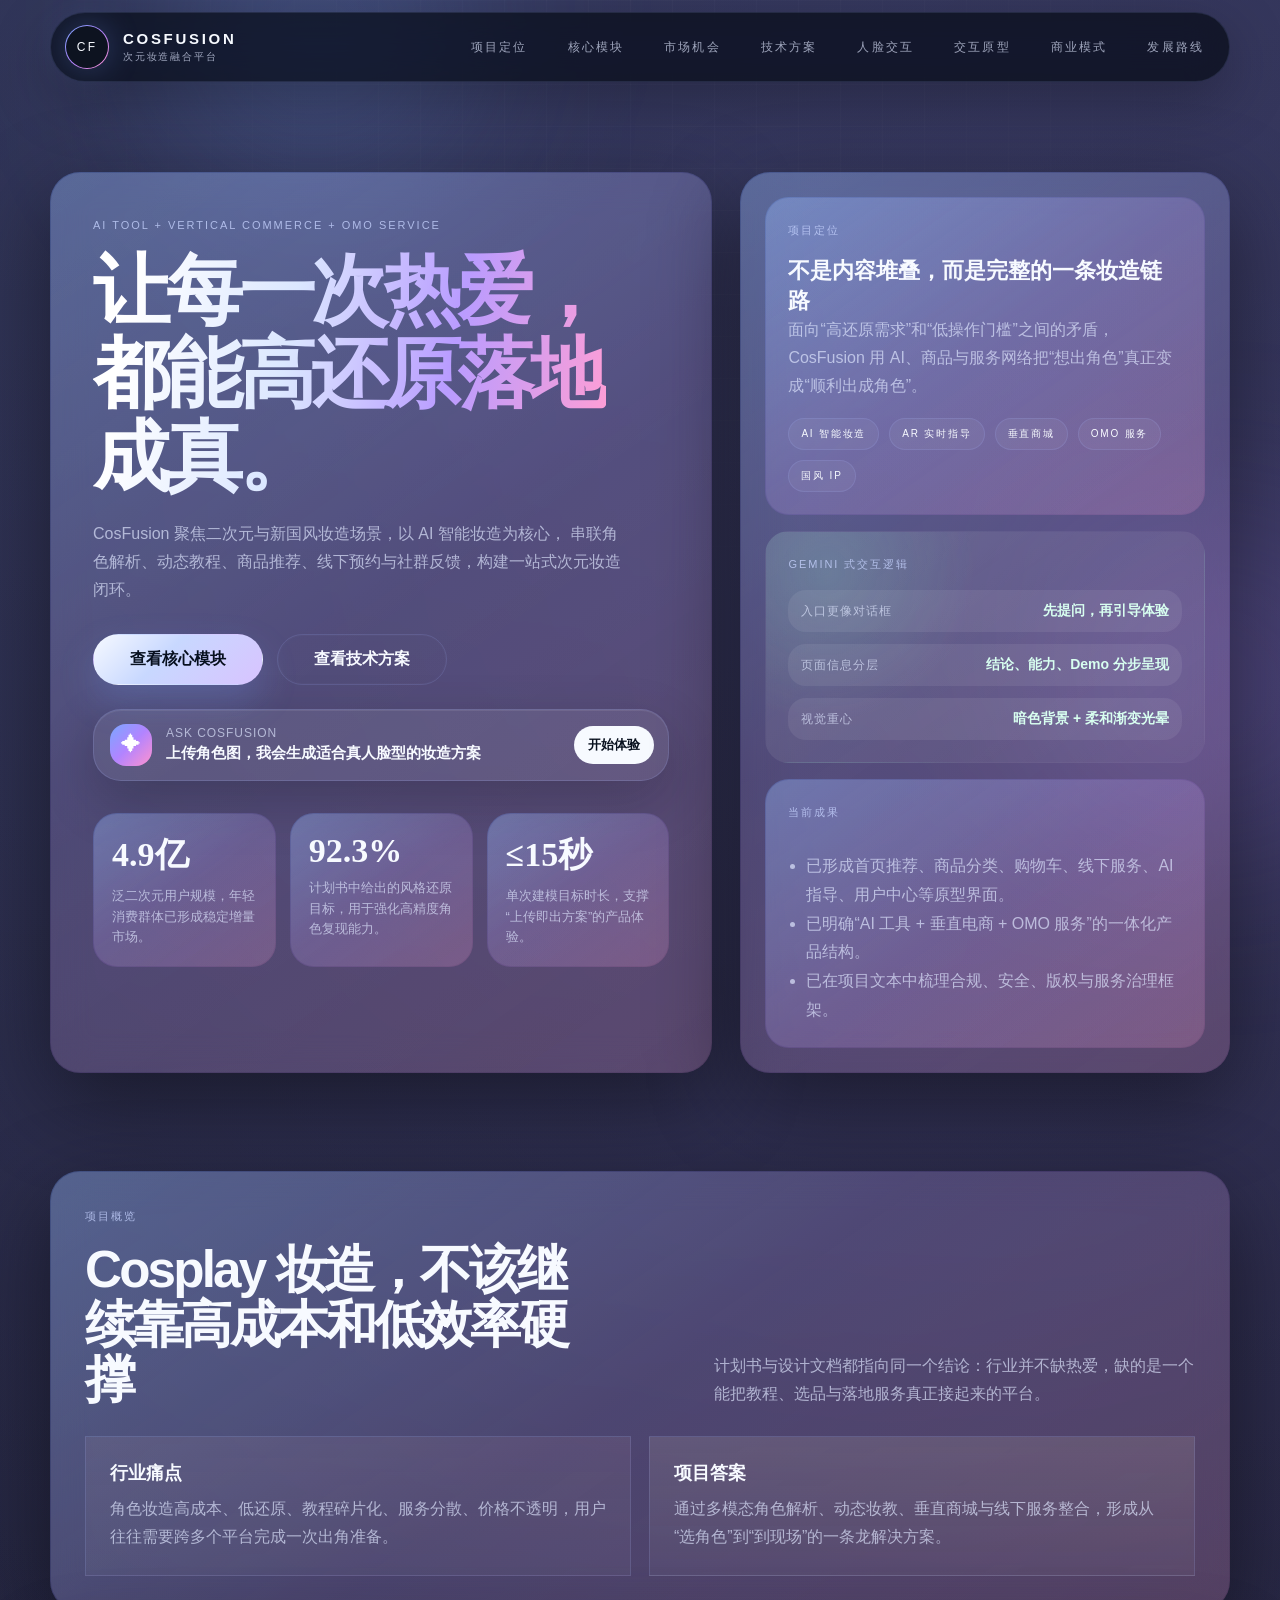
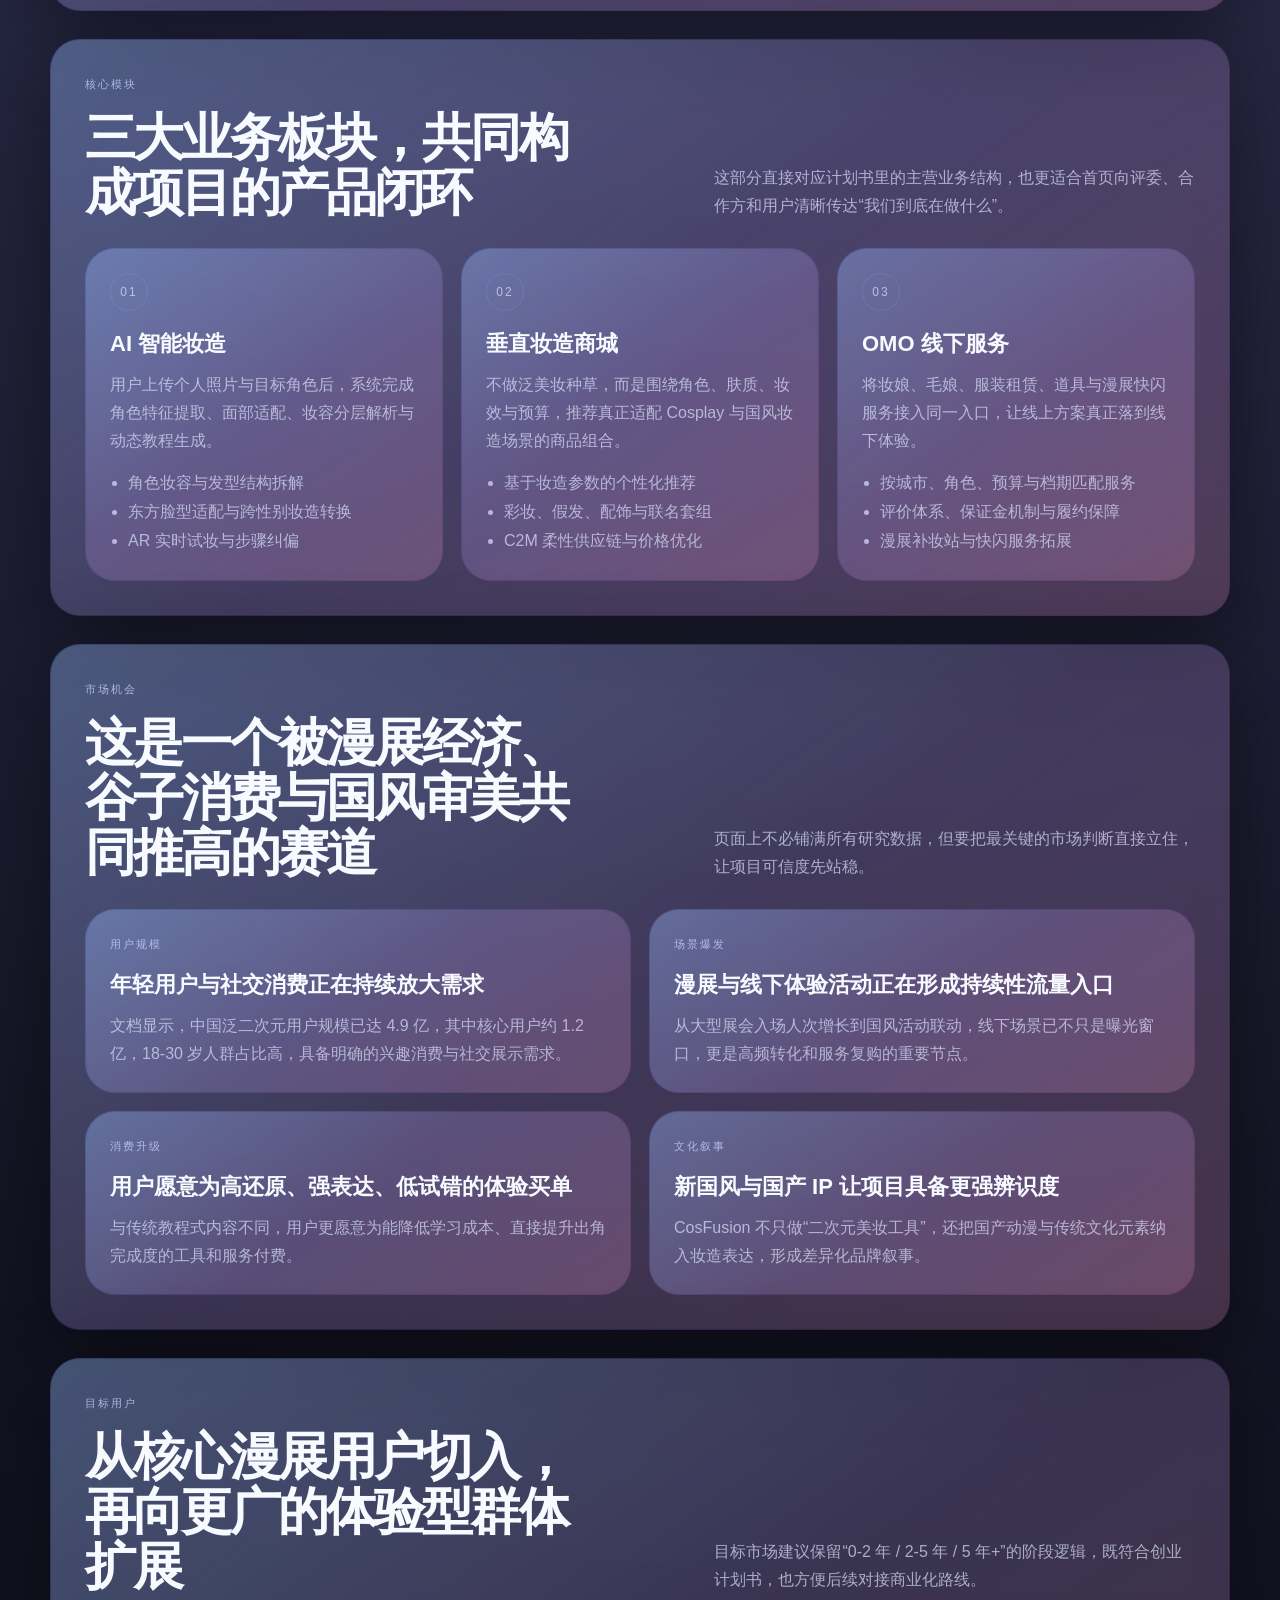
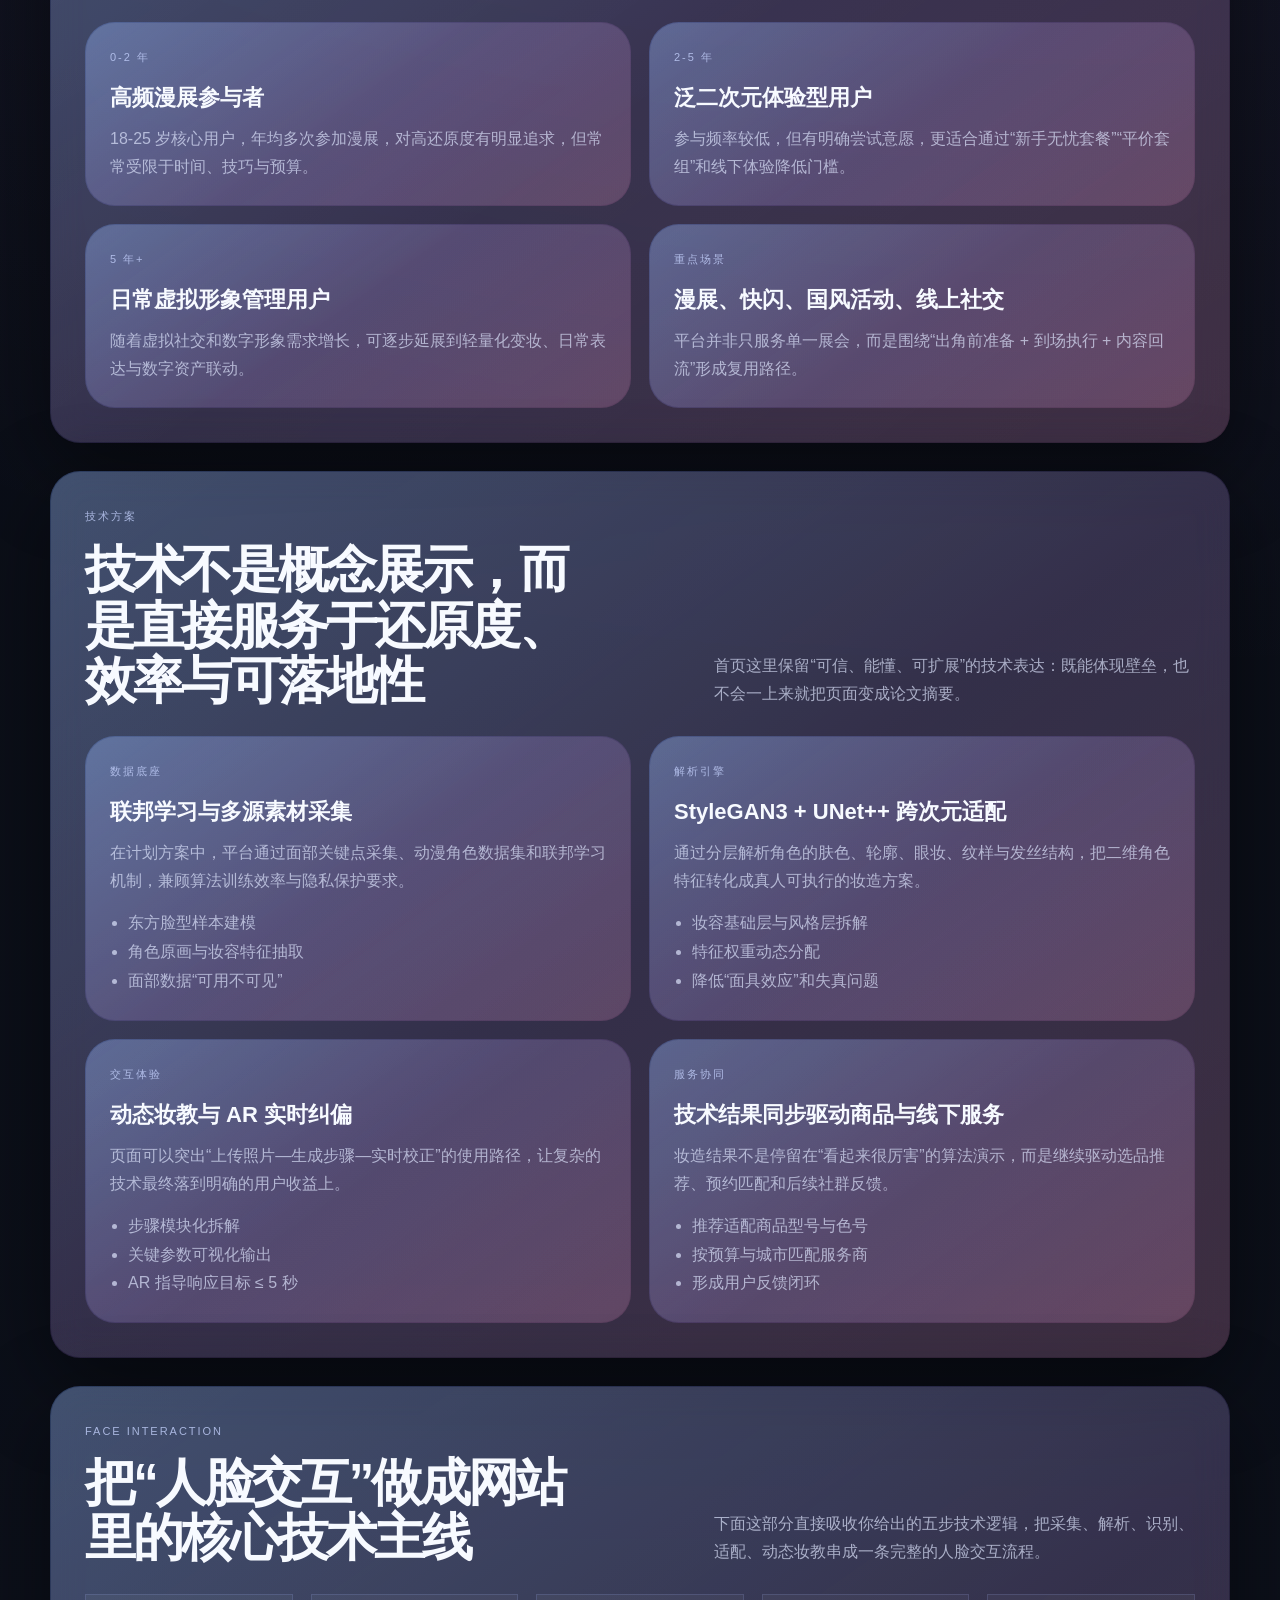
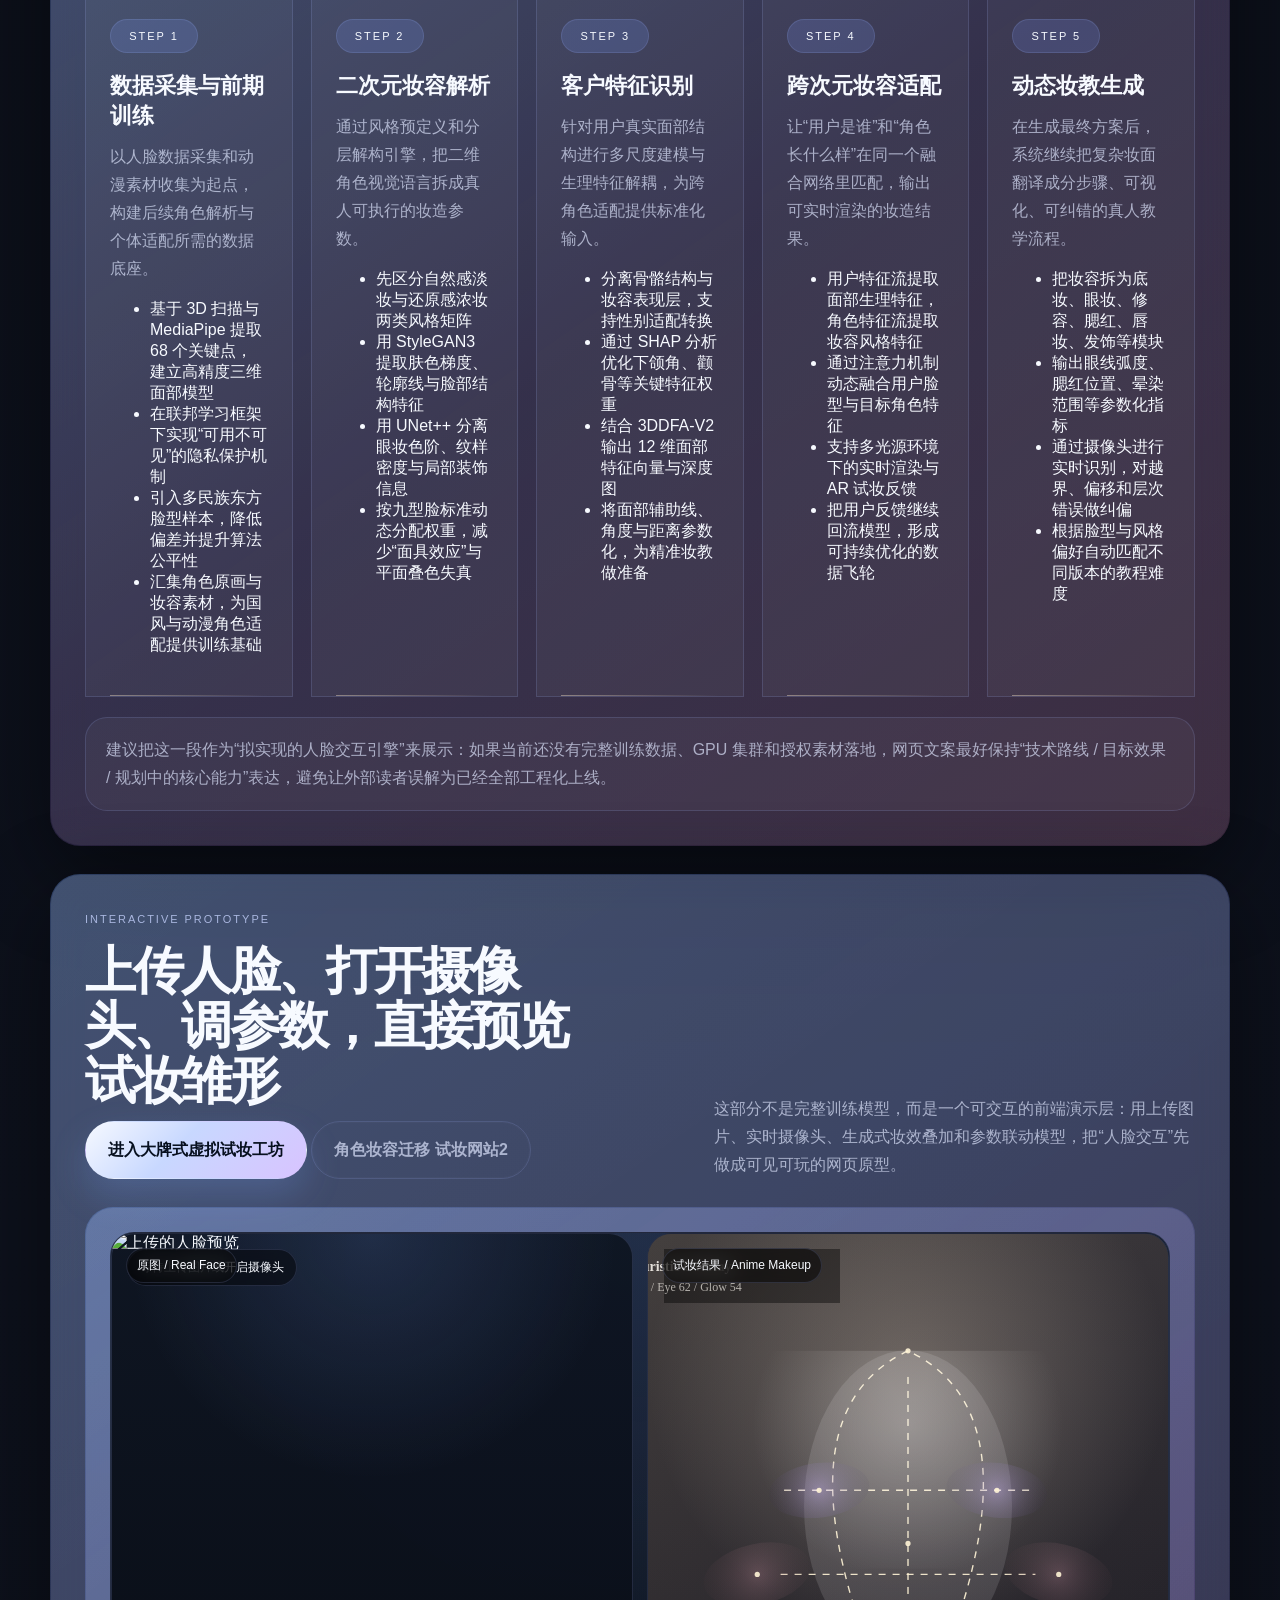
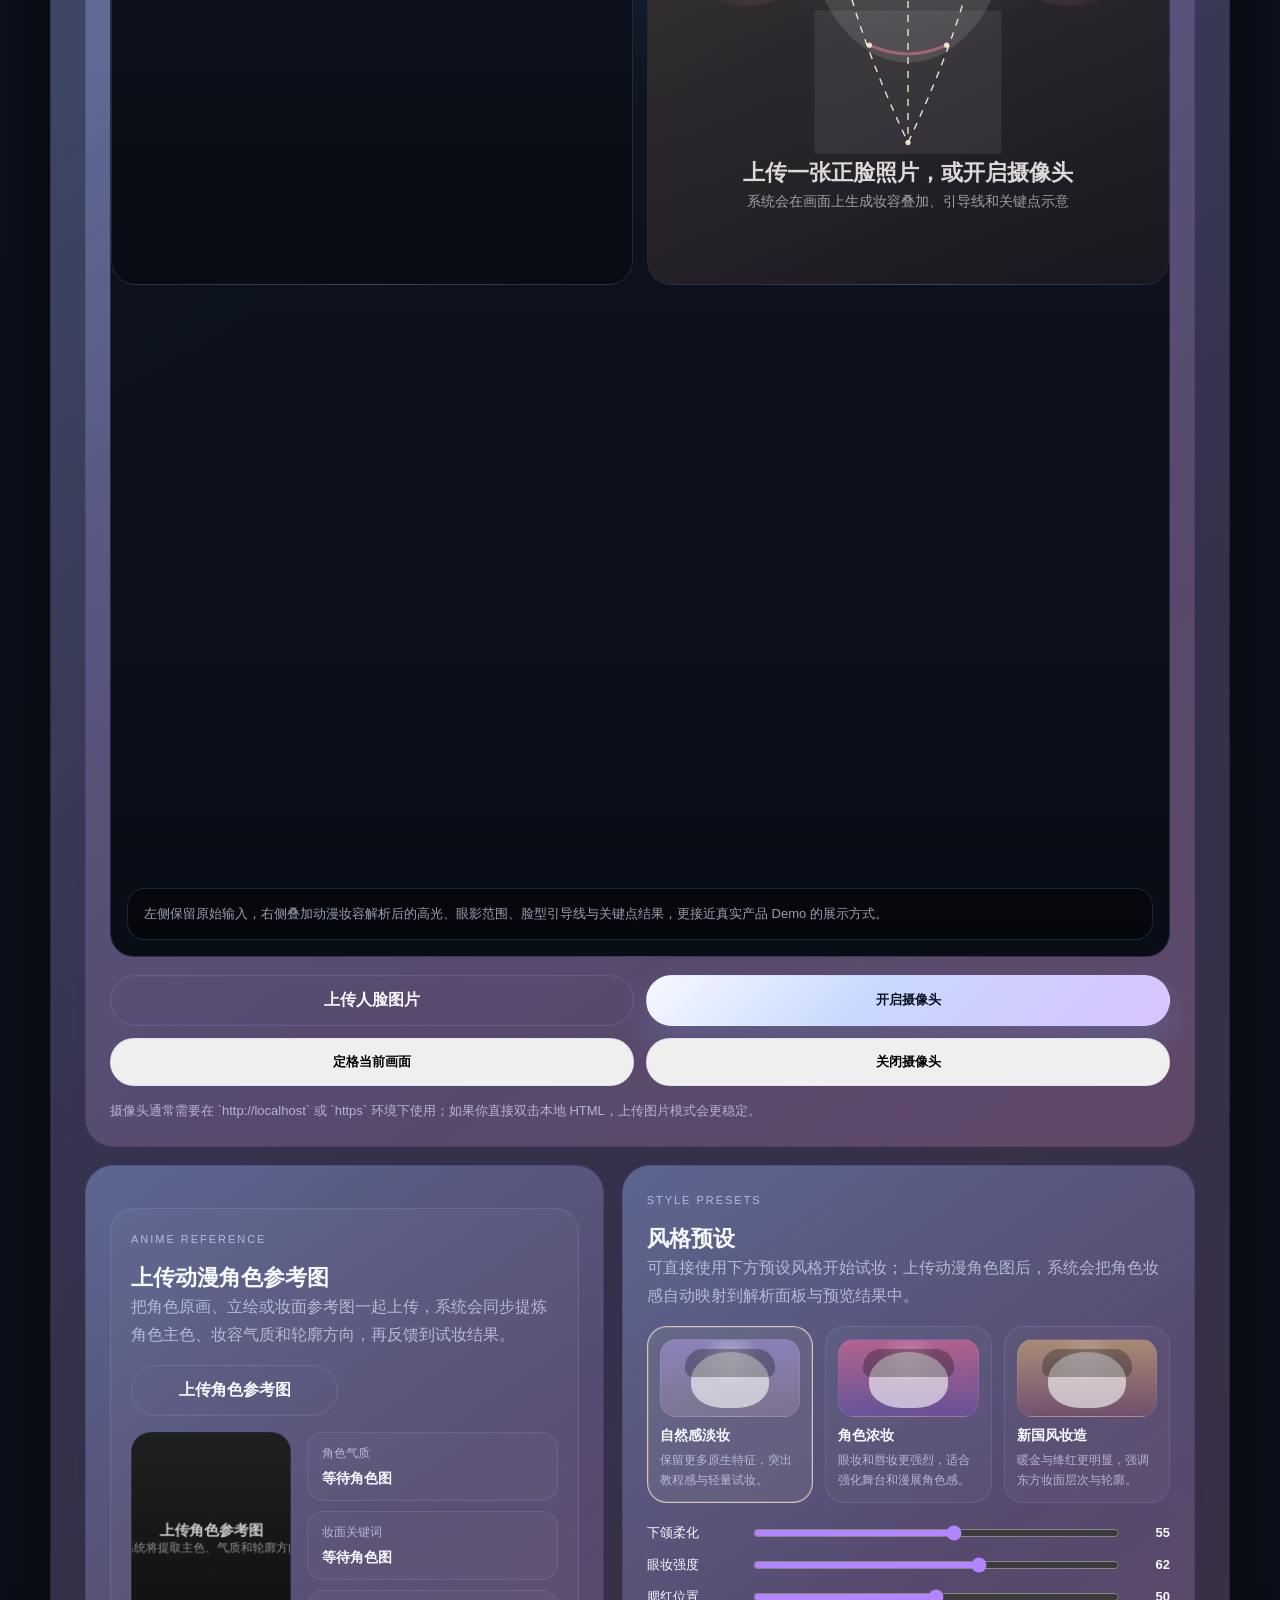
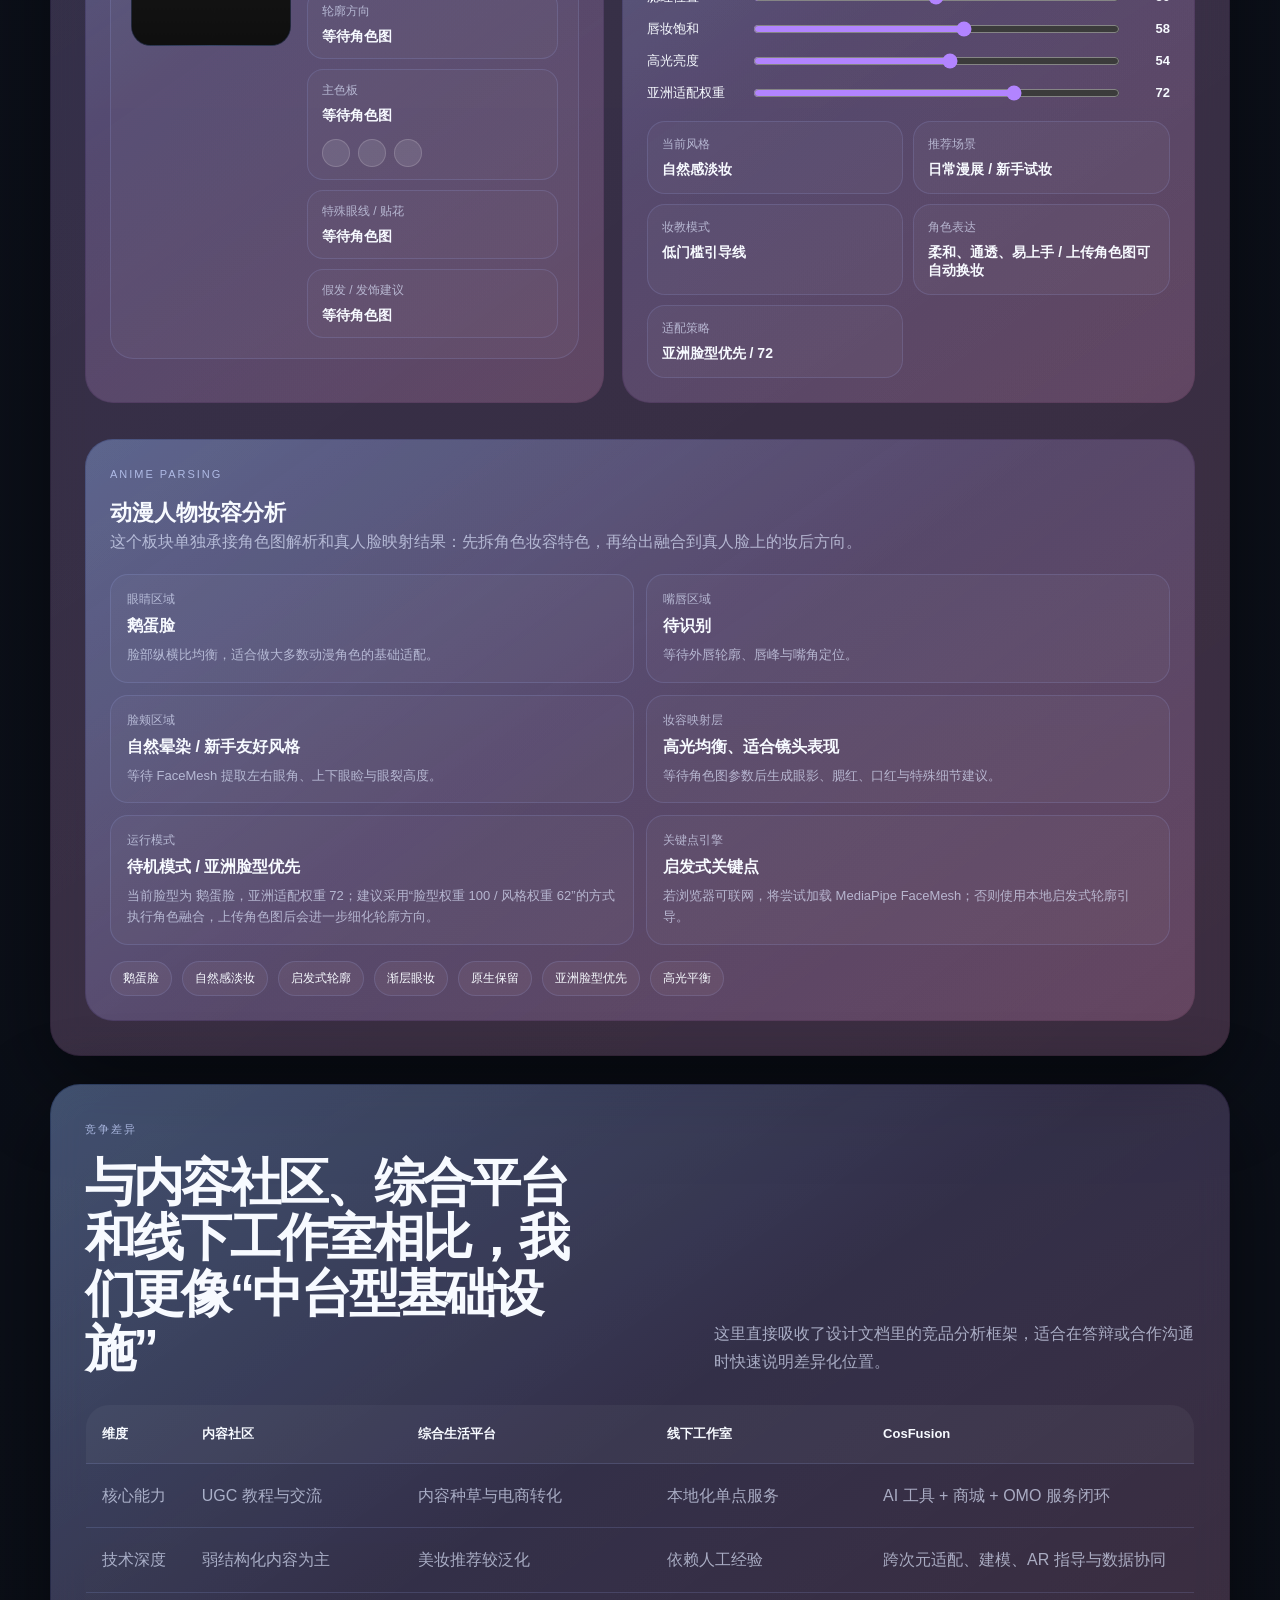
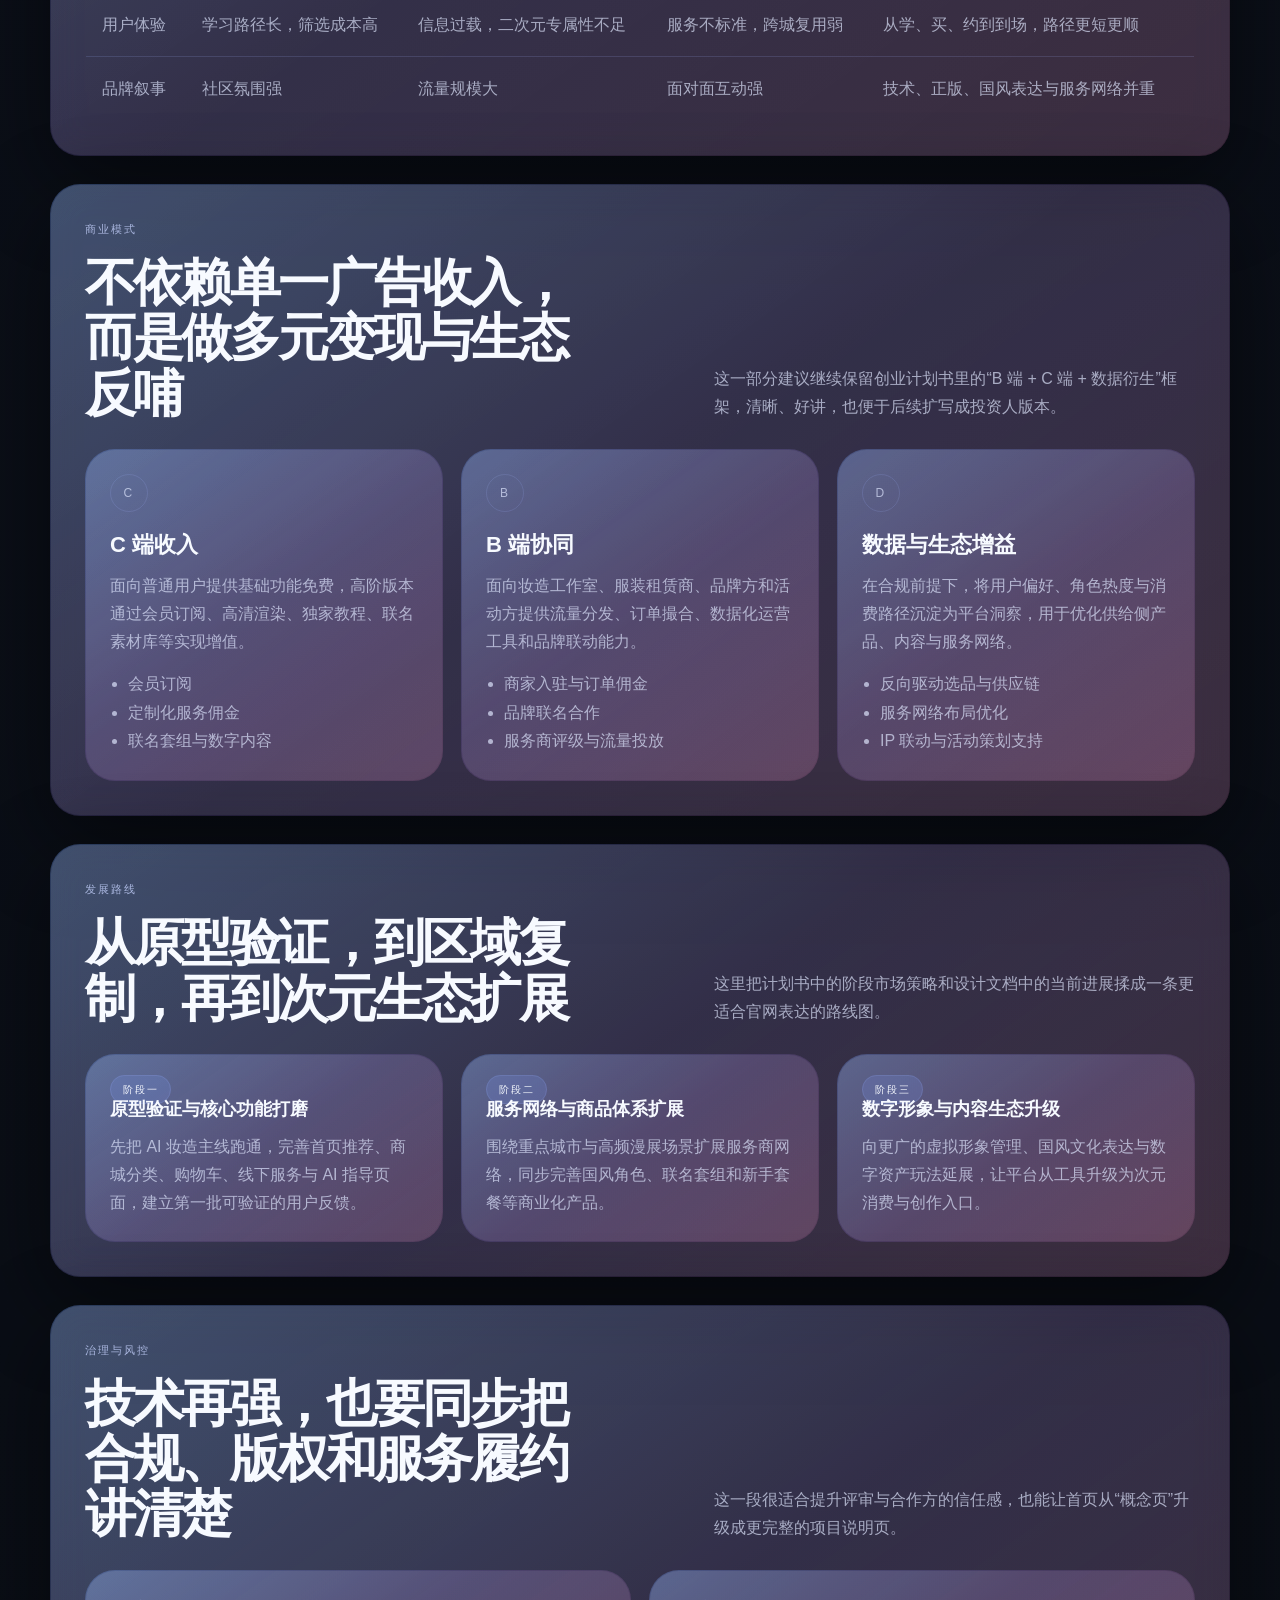
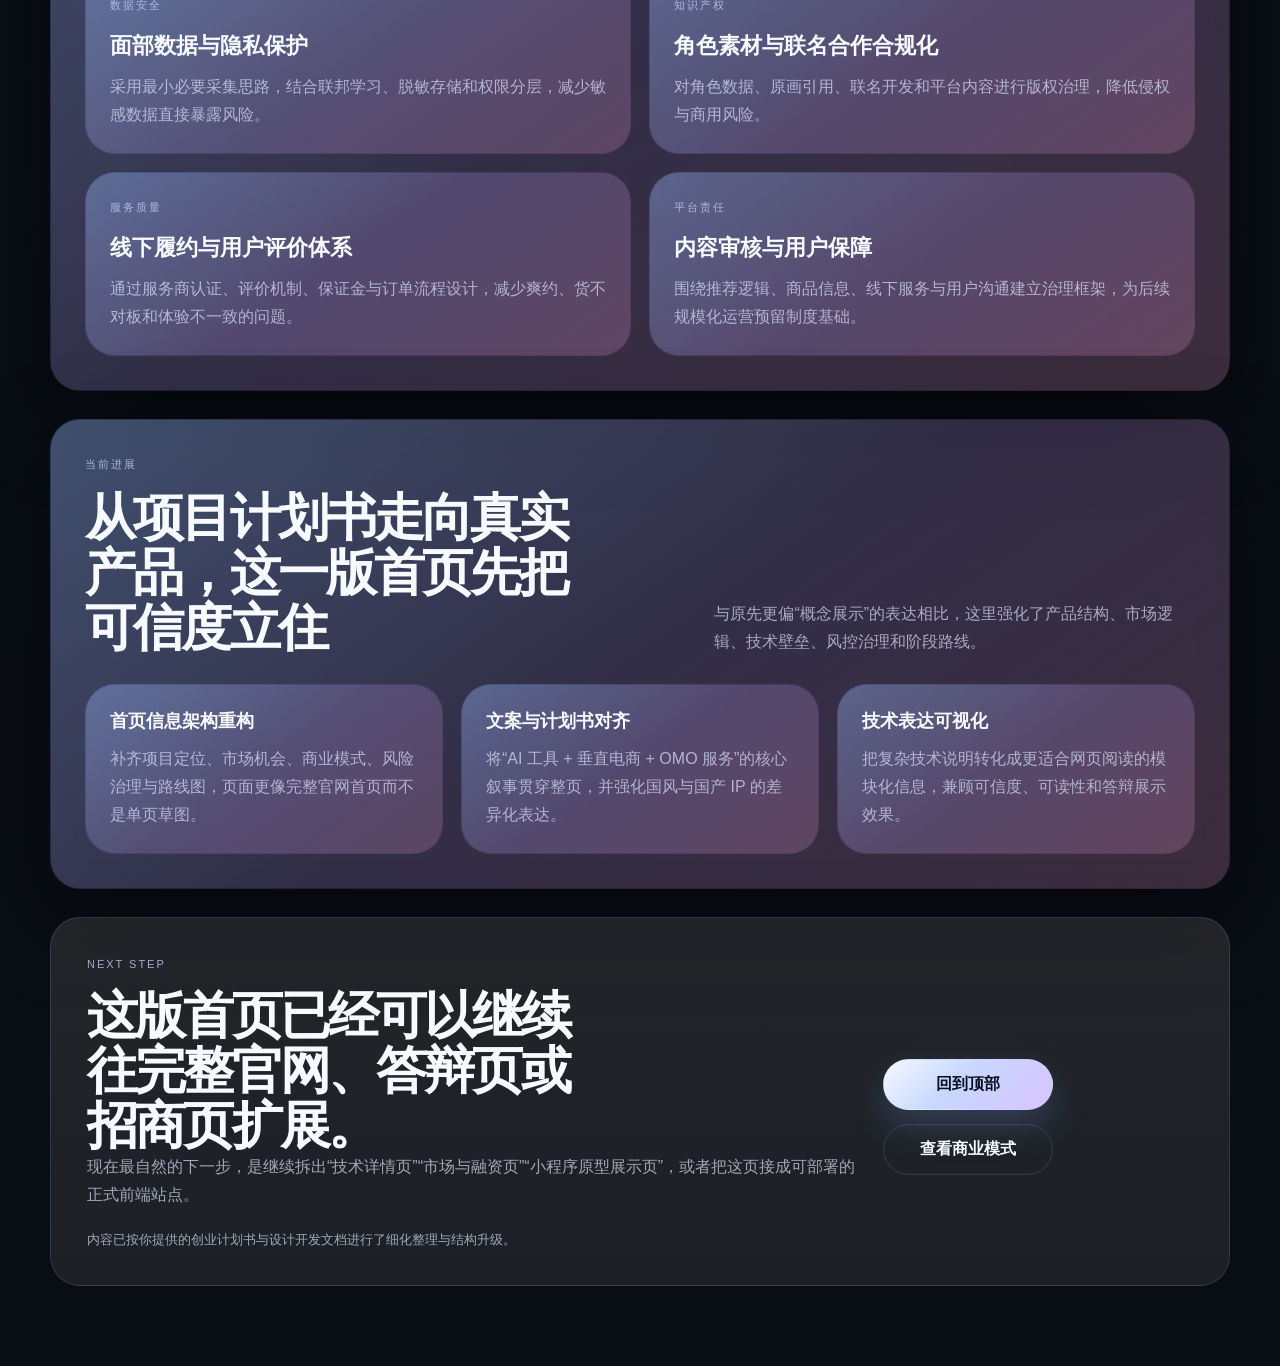
<file: official.html>
<!doctype html>
<html lang="zh-CN">
  <head>
    <meta charset="UTF-8" />
    <meta name="viewport" content="width=device-width, initial-scale=1.0" />
    <meta name="robots" content="index,follow" />
<title>CosFusion | Gemini 风格美化版</title>
    <meta
      name="description"
      content="CosFusion 以 AI 智能妆造为核心，串联垂直电商、OMO 线下服务与国风内容表达，打造面向二次元场景的一站式妆造平台。"
    />
    <link rel="stylesheet" href="css/official.css" />
  </head>
  <body class="gemini-inspired">
    <div class="scroll-progress" aria-hidden="true"></div>
    <div class="page-shell">
      <div class="orb orb--one"></div>
      <div class="orb orb--two"></div>

      <header class="container topbar">
        <a class="brand" href="#top">
          <div class="brand__mark">CF</div>
          <div>
            <strong>CosFusion</strong>
            <span>次元妆造融合平台</span>
          </div>
        </a>

        <nav class="nav">
          <a href="#overview">项目定位</a>
          <a href="#modules">核心模块</a>
          <a href="#market">市场机会</a>
          <a href="#tech">技术方案</a>
          <a href="#faceflow">人脸交互</a>
          <a href="#demo">交互原型</a>
          <a href="#business">商业模式</a>
          <a href="#roadmap">发展路线</a>
        </nav>
      </header>

      <main class="container" id="top">
        <section class="hero">
          <div class="hero__copy glass">
            <span class="eyebrow">AI Tool + Vertical Commerce + OMO Service</span>
            <h1>让每一次热爱，都能高还原落地成真。</h1>
            <p>
              CosFusion 聚焦二次元与新国风妆造场景，以 AI 智能妆造为核心，
              串联角色解析、动态教程、商品推荐、线下预约与社群反馈，构建一站式次元妆造闭环。
            </p>
            <div class="hero__actions">
              <a class="button button--primary" href="#modules">查看核心模块</a>
              <a class="button" href="#tech">查看技术方案</a>
            </div>

            <div class="gemini-prompt" aria-label="AI 妆造体验入口">
              <div class="gemini-prompt__spark">✦</div>
              <div>
                <span>Ask CosFusion</span>
                <strong id="geminiPromptText">上传角色图，我会生成适合真人脸型的妆造方案</strong>
              </div>
              <a href="#demo">开始体验</a>
            </div>
            <div class="hero__stats">
              <div class="metric">
                <strong>4.9亿</strong>
                <span>泛二次元用户规模，年轻消费群体已形成稳定增量市场。</span>
              </div>
              <div class="metric">
                <strong>92.3%</strong>
                <span>计划书中给出的风格还原目标，用于强化高精度角色复现能力。</span>
              </div>
              <div class="metric">
                <strong>≤15秒</strong>
                <span>单次建模目标时长，支撑“上传即出方案”的产品体验。</span>
              </div>
            </div>
          </div>

          <aside class="hero__side glass">
            <div class="side-stack">
              <div class="panel">
                <span class="mini-label">项目定位</span>
                <h3>不是内容堆叠，而是完整的一条妆造链路</h3>
                <p>
                  面向“高还原需求”和“低操作门槛”之间的矛盾，CosFusion
                  用 AI、商品与服务网络把“想出角色”真正变成“顺利出成角色”。
                </p>
                <div class="pill-row">
                  <span class="pill">AI 智能妆造</span>
                  <span class="pill">AR 实时指导</span>
                  <span class="pill">垂直商城</span>
                  <span class="pill">OMO 服务</span>
                  <span class="pill">国风 IP</span>
                </div>
              </div>

              <div class="panel insight-panel">
                <span class="mini-label">Gemini 式交互逻辑</span>
                <div class="gemini-insight">
                  <div class="gemini-insight__bar">
                    <span>入口更像对话框</span>
                    <strong>先提问，再引导体验</strong>
                  </div>
                  <div class="gemini-insight__bar">
                    <span>页面信息分层</span>
                    <strong>结论、能力、Demo 分步呈现</strong>
                  </div>
                  <div class="gemini-insight__bar">
                    <span>视觉重心</span>
                    <strong>暗色背景 + 柔和渐变光晕</strong>
                  </div>
                </div>
              </div>
              <div class="panel">
                <span class="mini-label">当前成果</span>
                <ul>
                  <li>已形成首页推荐、商品分类、购物车、线下服务、AI 指导、用户中心等原型界面。</li>
                  <li>已明确“AI 工具 + 垂直电商 + OMO 服务”的一体化产品结构。</li>
                  <li>已在项目文本中梳理合规、安全、版权与服务治理框架。</li>
                </ul>
              </div>
            </div>
          </aside>
        </section>

        <section class="section-card glass" id="overview">
          <div class="section-heading">
            <div>
              <span class="eyebrow">项目概览</span>
              <h2>Cosplay 妆造，不该继续靠高成本和低效率硬撑</h2>
            </div>
            <p>
              计划书与设计文档都指向同一个结论：行业并不缺热爱，缺的是一个能把教程、选品与落地服务真正接起来的平台。
            </p>
          </div>

          <div class="problem-grid">
            <article class="problem-item problem-item--alert">
              <strong>行业痛点</strong>
              <p>
                角色妆造高成本、低还原、教程碎片化、服务分散、价格不透明，用户往往需要跨多个平台完成一次出角准备。
              </p>
            </article>
            <article class="problem-item problem-item--accent">
              <strong>项目答案</strong>
              <p>
                通过多模态角色解析、动态妆教、垂直商城与线下服务整合，形成从“选角色”到“到现场”的一条龙解决方案。
              </p>
            </article>
          </div>
        </section>

        <section class="section-card glass" id="modules">
          <div class="section-heading">
            <div>
              <span class="eyebrow">核心模块</span>
              <h2>三大业务板块，共同构成项目的产品闭环</h2>
            </div>
            <p>
              这部分直接对应计划书里的主营业务结构，也更适合首页向评委、合作方和用户清晰传达“我们到底在做什么”。
            </p>
          </div>

          <div class="module-grid">
            <article class="module-card">
              <span class="card-index">01</span>
              <h3>AI 智能妆造</h3>
              <p>
                用户上传个人照片与目标角色后，系统完成角色特征提取、面部适配、妆容分层解析与动态教程生成。
              </p>
              <ul>
                <li>角色妆容与发型结构拆解</li>
                <li>东方脸型适配与跨性别妆造转换</li>
                <li>AR 实时试妆与步骤纠偏</li>
              </ul>
            </article>

            <article class="module-card">
              <span class="card-index">02</span>
              <h3>垂直妆造商城</h3>
              <p>
                不做泛美妆种草，而是围绕角色、肤质、妆效与预算，推荐真正适配 Cosplay 与国风妆造场景的商品组合。
              </p>
              <ul>
                <li>基于妆造参数的个性化推荐</li>
                <li>彩妆、假发、配饰与联名套组</li>
                <li>C2M 柔性供应链与价格优化</li>
              </ul>
            </article>

            <article class="module-card">
              <span class="card-index">03</span>
              <h3>OMO 线下服务</h3>
              <p>
                将妆娘、毛娘、服装租赁、道具与漫展快闪服务接入同一入口，让线上方案真正落到线下体验。
              </p>
              <ul>
                <li>按城市、角色、预算与档期匹配服务</li>
                <li>评价体系、保证金机制与履约保障</li>
                <li>漫展补妆站与快闪服务拓展</li>
              </ul>
            </article>
          </div>
        </section>

        <section class="section-card glass" id="market">
          <div class="section-heading">
            <div>
              <span class="eyebrow">市场机会</span>
              <h2>这是一个被漫展经济、谷子消费与国风审美共同推高的赛道</h2>
            </div>
            <p>
              页面上不必铺满所有研究数据，但要把最关键的市场判断直接立住，让项目可信度先站稳。
            </p>
          </div>

          <div class="market-grid">
            <article class="market-card">
              <span class="mini-label">用户规模</span>
              <h3>年轻用户与社交消费正在持续放大需求</h3>
              <p>
                文档显示，中国泛二次元用户规模已达 4.9 亿，其中核心用户约 1.2 亿，18-30 岁人群占比高，具备明确的兴趣消费与社交展示需求。
              </p>
            </article>

            <article class="market-card">
              <span class="mini-label">场景爆发</span>
              <h3>漫展与线下体验活动正在形成持续性流量入口</h3>
              <p>
                从大型展会入场人次增长到国风活动联动，线下场景已不只是曝光窗口，更是高频转化和服务复购的重要节点。
              </p>
            </article>

            <article class="market-card">
              <span class="mini-label">消费升级</span>
              <h3>用户愿意为高还原、强表达、低试错的体验买单</h3>
              <p>
                与传统教程式内容不同，用户更愿意为能降低学习成本、直接提升出角完成度的工具和服务付费。
              </p>
            </article>

            <article class="market-card">
              <span class="mini-label">文化叙事</span>
              <h3>新国风与国产 IP 让项目具备更强辨识度</h3>
              <p>
                CosFusion 不只做“二次元美妆工具”，还把国产动漫与传统文化元素纳入妆造表达，形成差异化品牌叙事。
              </p>
            </article>
          </div>
        </section>

        <section class="section-card glass">
          <div class="section-heading">
            <div>
              <span class="eyebrow">目标用户</span>
              <h2>从核心漫展用户切入，再向更广的体验型群体扩展</h2>
            </div>
            <p>
              目标市场建议保留“0-2 年 / 2-5 年 / 5 年+”的阶段逻辑，既符合创业计划书，也方便后续对接商业化路线。
            </p>
          </div>

          <div class="target-grid">
            <article class="target-card">
              <span class="mini-label">0-2 年</span>
              <h3>高频漫展参与者</h3>
              <p>
                18-25 岁核心用户，年均多次参加漫展，对高还原度有明显追求，但常常受限于时间、技巧与预算。
              </p>
            </article>

            <article class="target-card">
              <span class="mini-label">2-5 年</span>
              <h3>泛二次元体验型用户</h3>
              <p>
                参与频率较低，但有明确尝试意愿，更适合通过“新手无忧套餐”“平价套组”和线下体验降低门槛。
              </p>
            </article>

            <article class="target-card">
              <span class="mini-label">5 年+</span>
              <h3>日常虚拟形象管理用户</h3>
              <p>
                随着虚拟社交和数字形象需求增长，可逐步延展到轻量化变妆、日常表达与数字资产联动。
              </p>
            </article>

            <article class="target-card">
              <span class="mini-label">重点场景</span>
              <h3>漫展、快闪、国风活动、线上社交</h3>
              <p>
                平台并非只服务单一展会，而是围绕“出角前准备 + 到场执行 + 内容回流”形成复用路径。
              </p>
            </article>
          </div>
        </section>

        <section class="section-card glass" id="tech">
          <div class="section-heading">
            <div>
              <span class="eyebrow">技术方案</span>
              <h2>技术不是概念展示，而是直接服务于还原度、效率与可落地性</h2>
            </div>
            <p>
              首页这里保留“可信、能懂、可扩展”的技术表达：既能体现壁垒，也不会一上来就把页面变成论文摘要。
            </p>
          </div>

          <div class="tech-grid">
            <article class="tech-card">
              <span class="mini-label">数据底座</span>
              <h3>联邦学习与多源素材采集</h3>
              <p>
                在计划方案中，平台通过面部关键点采集、动漫角色数据集和联邦学习机制，兼顾算法训练效率与隐私保护要求。
              </p>
              <ul>
                <li>东方脸型样本建模</li>
                <li>角色原画与妆容特征抽取</li>
                <li>面部数据“可用不可见”</li>
              </ul>
            </article>

            <article class="tech-card">
              <span class="mini-label">解析引擎</span>
              <h3>StyleGAN3 + UNet++ 跨次元适配</h3>
              <p>
                通过分层解析角色的肤色、轮廓、眼妆、纹样与发丝结构，把二维角色特征转化成真人可执行的妆造方案。
              </p>
              <ul>
                <li>妆容基础层与风格层拆解</li>
                <li>特征权重动态分配</li>
                <li>降低“面具效应”和失真问题</li>
              </ul>
            </article>

            <article class="tech-card">
              <span class="mini-label">交互体验</span>
              <h3>动态妆教与 AR 实时纠偏</h3>
              <p>
                页面可以突出“上传照片—生成步骤—实时校正”的使用路径，让复杂的技术最终落到明确的用户收益上。
              </p>
              <ul>
                <li>步骤模块化拆解</li>
                <li>关键参数可视化输出</li>
                <li>AR 指导响应目标 ≤ 5 秒</li>
              </ul>
            </article>

            <article class="tech-card">
              <span class="mini-label">服务协同</span>
              <h3>技术结果同步驱动商品与线下服务</h3>
              <p>
                妆造结果不是停留在“看起来很厉害”的算法演示，而是继续驱动选品推荐、预约匹配和后续社群反馈。
              </p>
              <ul>
                <li>推荐适配商品型号与色号</li>
                <li>按预算与城市匹配服务商</li>
                <li>形成用户反馈闭环</li>
              </ul>
            </article>
          </div>
        </section>

        <section class="section-card glass" id="faceflow">
          <div class="section-heading">
            <div>
              <span class="eyebrow">Face Interaction</span>
              <h2>把“人脸交互”做成网站里的核心技术主线</h2>
            </div>
            <p>
              下面这部分直接吸收你给出的五步技术逻辑，把采集、解析、识别、适配、动态妆教串成一条完整的人脸交互流程。
            </p>
          </div>

          <div class="faceflow-grid">
            <article class="faceflow-card">
              <span class="faceflow-card__step">Step 1</span>
              <h3>数据采集与前期训练</h3>
              <p>
                以人脸数据采集和动漫素材收集为起点，构建后续角色解析与个体适配所需的数据底座。
              </p>
              <ul>
                <li>基于 3D 扫描与 MediaPipe 提取 68 个关键点，建立高精度三维面部模型</li>
                <li>在联邦学习框架下实现“可用不可见”的隐私保护机制</li>
                <li>引入多民族东方脸型样本，降低偏差并提升算法公平性</li>
                <li>汇集角色原画与妆容素材，为国风与动漫角色适配提供训练基础</li>
              </ul>
            </article>

            <article class="faceflow-card">
              <span class="faceflow-card__step">Step 2</span>
              <h3>二次元妆容解析</h3>
              <p>
                通过风格预定义和分层解构引擎，把二维角色视觉语言拆成真人可执行的妆造参数。
              </p>
              <ul>
                <li>先区分自然感淡妆与还原感浓妆两类风格矩阵</li>
                <li>用 StyleGAN3 提取肤色梯度、轮廓线与脸部结构特征</li>
                <li>用 UNet++ 分离眼妆色阶、纹样密度与局部装饰信息</li>
                <li>按九型脸标准动态分配权重，减少“面具效应”与平面叠色失真</li>
              </ul>
            </article>

            <article class="faceflow-card">
              <span class="faceflow-card__step">Step 3</span>
              <h3>客户特征识别</h3>
              <p>
                针对用户真实面部结构进行多尺度建模与生理特征解耦，为跨角色适配提供标准化输入。
              </p>
              <ul>
                <li>分离骨骼结构与妆容表现层，支持性别适配转换</li>
                <li>通过 SHAP 分析优化下颌角、颧骨等关键特征权重</li>
                <li>结合 3DDFA-V2 输出 12 维面部特征向量与深度图</li>
                <li>将面部辅助线、角度与距离参数化，为精准妆教做准备</li>
              </ul>
            </article>

            <article class="faceflow-card">
              <span class="faceflow-card__step">Step 4</span>
              <h3>跨次元妆容适配</h3>
              <p>
                让“用户是谁”和“角色长什么样”在同一个融合网络里匹配，输出可实时渲染的妆造结果。
              </p>
              <ul>
                <li>用户特征流提取面部生理特征，角色特征流提取妆容风格特征</li>
                <li>通过注意力机制动态融合用户脸型与目标角色特征</li>
                <li>支持多光源环境下的实时渲染与 AR 试妆反馈</li>
                <li>把用户反馈继续回流模型，形成可持续优化的数据飞轮</li>
              </ul>
            </article>

            <article class="faceflow-card">
              <span class="faceflow-card__step">Step 5</span>
              <h3>动态妆教生成</h3>
              <p>
                在生成最终方案后，系统继续把复杂妆面翻译成分步骤、可视化、可纠错的真人教学流程。
              </p>
              <ul>
                <li>把妆容拆为底妆、眼妆、修容、腮红、唇妆、发饰等模块</li>
                <li>输出眼线弧度、腮红位置、晕染范围等参数化指标</li>
                <li>通过摄像头进行实时识别，对越界、偏移和层次错误做纠偏</li>
                <li>根据脸型与风格偏好自动匹配不同版本的教程难度</li>
              </ul>
            </article>
          </div>

          <div class="section-note">
            建议把这一段作为“拟实现的人脸交互引擎”来展示：如果当前还没有完整训练数据、GPU 集群和授权素材落地，网页文案最好保持“技术路线 / 目标效果 / 规划中的核心能力”表达，避免让外部读者误解为已经全部工程化上线。
          </div>
        </section>

        <section class="section-card glass" id="demo">
          <div class="section-heading">
            <div>
              <span class="eyebrow">Interactive Prototype</span>
              <h2>上传人脸、打开摄像头、调参数，直接预览试妆雏形</h2>
              <p style="margin-top:12px;"><a class="button button--primary" href="index.html#studio">进入大牌式虚拟试妆工坊</a> <a class="button" href="试妆网站2.html">角色妆容迁移 试妆网站2</a></p>
            </div>
            <p>
              这部分不是完整训练模型，而是一个可交互的前端演示层：用上传图片、实时摄像头、生成式妆效叠加和参数联动模型，把“人脸交互”先做成可见可玩的网页原型。
            </p>
          </div>

          <div class="demo-grid">
            <div class="demo-shell">
              <div class="demo-stage">
                <div class="demo-stage__badge" id="demoStatus">等待上传图片或开启摄像头</div>
                <div class="compare-stage">
                  <div class="compare-pane">
                    <span class="compare-pane__label">原图 / Real Face</span>
                    <canvas id="sourceCanvas" class="demo-canvas" width="960" height="1200"></canvas>
                  </div>
                  <div class="compare-pane compare-pane--after">
                    <span class="compare-pane__label">试妆结果 / Anime Makeup</span>
                    <canvas id="tryonCanvas" class="demo-canvas" width="960" height="1200"></canvas>
                  </div>
                </div>
                <video id="tryonVideo" class="demo-video" autoplay playsinline muted hidden></video>
                <img id="tryonImage" class="demo-image" alt="上传的人脸预览" hidden />
                <div class="demo-stage__hint">
                  左侧保留原始输入，右侧叠加动漫妆容解析后的高光、眼影范围、脸型引导线与关键点结果，更接近真实产品 Demo 的展示方式。
                </div>
              </div>

              <div class="demo-actions">
                <label class="upload-pill">
                  上传人脸图片
                  <input id="faceUpload" type="file" accept="image/*" />
                </label>
                <button class="button button--primary demo-button" id="startCameraBtn" type="button">
                  开启摄像头
                </button>
                <button class="button demo-button" id="captureFrameBtn" type="button">
                  定格当前画面
                </button>
                <button class="button demo-button" id="stopCameraBtn" type="button">
                  关闭摄像头
                </button>
              </div>

              <p class="demo-tip">
                摄像头通常需要在 `http://localhost` 或 `https` 环境下使用；如果你直接双击本地 HTML，上传图片模式会更稳定。
              </p>
            </div>

            <div class="control-panels">
              <div class="demo-controls">
                <div class="reference-shell">
                  <span class="mini-label">Anime Reference</span>
                  <h3>上传动漫角色参考图</h3>
                  <p>把角色原画、立绘或妆面参考图一起上传，系统会同步提炼角色主色、妆容气质和轮廓方向，再反馈到试妆结果。</p>

                  <div class="demo-actions" style="margin-top:16px;">
                    <label class="upload-pill">
                      上传角色参考图
                      <input id="animeUpload" type="file" accept="image/*" />
                    </label>
                  </div>

                  <div class="reference-grid">
                    <div class="reference-preview">
                      <canvas id="animeReferenceCanvas" width="720" height="960"></canvas>
                    </div>

                    <div class="reference-list">
                      <div class="reference-item">
                        <span>角色气质</span>
                        <strong id="animeArchetype">等待角色图</strong>
                      </div>
                      <div class="reference-item">
                        <span>妆面关键词</span>
                        <strong id="animeKeywords">等待角色图</strong>
                      </div>
                      <div class="reference-item">
                        <span>轮廓方向</span>
                        <strong id="animeContourTarget">等待角色图</strong>
                      </div>
                      <div class="reference-item">
                        <span>主色板</span>
                        <strong id="animePaletteText">等待角色图</strong>
                        <div class="swatch-row">
                          <span class="swatch" id="swatch1"></span>
                          <span class="swatch" id="swatch2"></span>
                          <span class="swatch" id="swatch3"></span>
                        </div>
                      </div>
                      <div class="reference-item">
                        <span>特殊眼线 / 贴花</span>
                        <strong id="animeSpecialDetail">等待角色图</strong>
                      </div>
                      <div class="reference-item">
                        <span>假发 / 发饰建议</span>
                        <strong id="animeAccessorySuggestion">等待角色图</strong>
                      </div>
                    </div>
                  </div>
                </div>
              </div>

              <div class="demo-controls">
                <span class="mini-label">Style Presets</span>
                <h3>风格预设</h3>
                <p>可直接使用下方预设风格开始试妆；上传动漫角色图后，系统会把角色妆感自动映射到解析面板与预览结果中。</p>

                <div class="preset-grid">
                  <button class="preset-card is-active" type="button" data-preset="natural">
                    <div class="preset-art preset-art--natural"></div>
                    <strong>自然感淡妆</strong>
                    <span>保留更多原生特征，突出教程感与轻量试妆。</span>
                  </button>

                  <button class="preset-card" type="button" data-preset="glam">
                    <div class="preset-art preset-art--glam"></div>
                    <strong>角色浓妆</strong>
                    <span>眼妆和唇妆更强烈，适合强化舞台和漫展角色感。</span>
                  </button>

                  <button class="preset-card" type="button" data-preset="guofeng">
                    <div class="preset-art preset-art--guofeng"></div>
                    <strong>新国风妆造</strong>
                    <span>暖金与绛红更明显，强调东方妆面层次与轮廓。</span>
                  </button>
                </div>

                <div class="control-stack">
                  <div class="control-group">
                    <label for="jawRange">下颌柔化</label>
                    <input id="jawRange" type="range" min="0" max="100" value="55" />
                    <strong id="jawRangeValue">55</strong>
                  </div>

                  <div class="control-group">
                    <label for="eyeRange">眼妆强度</label>
                    <input id="eyeRange" type="range" min="0" max="100" value="62" />
                    <strong id="eyeRangeValue">62</strong>
                  </div>

                  <div class="control-group">
                    <label for="blushRange">腮红位置</label>
                    <input id="blushRange" type="range" min="0" max="100" value="50" />
                    <strong id="blushRangeValue">50</strong>
                  </div>

                  <div class="control-group">
                    <label for="lipRange">唇妆饱和</label>
                    <input id="lipRange" type="range" min="0" max="100" value="58" />
                    <strong id="lipRangeValue">58</strong>
                  </div>

                  <div class="control-group">
                    <label for="glowRange">高光亮度</label>
                    <input id="glowRange" type="range" min="0" max="100" value="54" />
                    <strong id="glowRangeValue">54</strong>
                  </div>

                  <div class="control-group">
                    <label for="asianFitRange">亚洲适配权重</label>
                    <input id="asianFitRange" type="range" min="0" max="100" value="72" />
                    <strong id="asianFitRangeValue">72</strong>
                  </div>
                </div>

                <div class="readout-grid">
                  <div class="readout">
                    <span>当前风格</span>
                    <strong id="readoutStyle">自然感淡妆</strong>
                  </div>
                  <div class="readout">
                    <span>推荐场景</span>
                    <strong id="readoutScene">日常漫展 / 新手试妆</strong>
                  </div>
                  <div class="readout">
                    <span>妆教模式</span>
                    <strong id="readoutGuide">低门槛引导线</strong>
                  </div>
                  <div class="readout">
                    <span>角色表达</span>
                    <strong id="readoutMood">柔和、通透、易上手</strong>
                  </div>
                  <div class="readout">
                    <span>适配策略</span>
                    <strong id="readoutProfile">亚洲脸型优先</strong>
                  </div>
                </div>
              </div>
            </div>

            <div class="analysis-shell">
              <span class="mini-label">Anime Parsing</span>
              <h3>动漫人物妆容分析</h3>
              <p>这个板块单独承接角色图解析和真人脸映射结果：先拆角色妆容特色，再给出融合到真人脸上的妆后方向。</p>

              <div class="analysis-grid">
                <div class="analysis-card">
                  <span>眼睛区域</span>
                  <strong id="analysisFaceType">待识别</strong>
                  <em id="analysisFaceTypeDesc">等待 FaceMesh 提取左右眼角、上下眼睑与眼裂高度。</em>
                </div>
                <div class="analysis-card">
                  <span>嘴唇区域</span>
                  <strong id="analysisContour">待识别</strong>
                  <em id="analysisContourDesc">等待外唇轮廓、唇峰与嘴角定位。</em>
                </div>
                <div class="analysis-card">
                  <span>脸颊区域</span>
                  <strong id="analysisStyle">待识别</strong>
                  <em id="analysisStyleDesc">等待颧区位置与腮红落点估计。</em>
                </div>
                <div class="analysis-card">
                  <span>妆容映射层</span>
                  <strong id="analysisFeature">待识别</strong>
                  <em id="analysisFeatureDesc">等待角色图参数后生成眼影、腮红、口红与特殊细节建议。</em>
                </div>
                <div class="analysis-card">
                  <span>运行模式</span>
                  <strong id="analysisAdapt">待识别</strong>
                  <em id="analysisAdaptDesc">支持本地图片与摄像头预览两种模式，并输出当前适配策略。</em>
                </div>
                <div class="analysis-card">
                  <span>关键点引擎</span>
                  <strong id="analysisEngine">启发式关键点</strong>
                  <em id="analysisEngineDesc">若浏览器可联网，将尝试加载 MediaPipe FaceMesh；否则使用本地启发式轮廓引导。</em>
                </div>
              </div>

              <div class="analysis-tags" id="analysisTags">
                <span class="analysis-tag">等待识别</span>
              </div>
            </div>
          </div>
        </section>

        <section class="section-card glass">
          <div class="section-heading">
            <div>
              <span class="eyebrow">竞争差异</span>
              <h2>与内容社区、综合平台和线下工作室相比，我们更像“中台型基础设施”</h2>
            </div>
            <p>
              这里直接吸收了设计文档里的竞品分析框架，适合在答辩或合作沟通时快速说明差异化位置。
            </p>
          </div>

          <div class="comparison">
            <table class="comparison-table">
              <thead>
                <tr>
                  <th>维度</th>
                  <th>内容社区</th>
                  <th>综合生活平台</th>
                  <th>线下工作室</th>
                  <th>CosFusion</th>
                </tr>
              </thead>
              <tbody>
                <tr>
                  <td>核心能力</td>
                  <td>UGC 教程与交流</td>
                  <td>内容种草与电商转化</td>
                  <td>本地化单点服务</td>
                  <td>AI 工具 + 商城 + OMO 服务闭环</td>
                </tr>
                <tr>
                  <td>技术深度</td>
                  <td>弱结构化内容为主</td>
                  <td>美妆推荐较泛化</td>
                  <td>依赖人工经验</td>
                  <td>跨次元适配、建模、AR 指导与数据协同</td>
                </tr>
                <tr>
                  <td>用户体验</td>
                  <td>学习路径长，筛选成本高</td>
                  <td>信息过载，二次元专属性不足</td>
                  <td>服务不标准，跨城复用弱</td>
                  <td>从学、买、约到到场，路径更短更顺</td>
                </tr>
                <tr>
                  <td>品牌叙事</td>
                  <td>社区氛围强</td>
                  <td>流量规模大</td>
                  <td>面对面互动强</td>
                  <td>技术、正版、国风表达与服务网络并重</td>
                </tr>
              </tbody>
            </table>
          </div>
        </section>

        <section class="section-card glass" id="business">
          <div class="section-heading">
            <div>
              <span class="eyebrow">商业模式</span>
              <h2>不依赖单一广告收入，而是做多元变现与生态反哺</h2>
            </div>
            <p>
              这一部分建议继续保留创业计划书里的“B 端 + C 端 + 数据衍生”框架，清晰、好讲，也便于后续扩写成投资人版本。
            </p>
          </div>

          <div class="business-grid">
            <article class="business-card">
              <span class="card-index">C</span>
              <h3>C 端收入</h3>
              <p>
                面向普通用户提供基础功能免费，高阶版本通过会员订阅、高清渲染、独家教程、联名素材库等实现增值。
              </p>
              <ul>
                <li>会员订阅</li>
                <li>定制化服务佣金</li>
                <li>联名套组与数字内容</li>
              </ul>
            </article>

            <article class="business-card">
              <span class="card-index">B</span>
              <h3>B 端协同</h3>
              <p>
                面向妆造工作室、服装租赁商、品牌方和活动方提供流量分发、订单撮合、数据化运营工具和品牌联动能力。
              </p>
              <ul>
                <li>商家入驻与订单佣金</li>
                <li>品牌联名合作</li>
                <li>服务商评级与流量投放</li>
              </ul>
            </article>

            <article class="business-card">
              <span class="card-index">D</span>
              <h3>数据与生态增益</h3>
              <p>
                在合规前提下，将用户偏好、角色热度与消费路径沉淀为平台洞察，用于优化供给侧产品、内容与服务网络。
              </p>
              <ul>
                <li>反向驱动选品与供应链</li>
                <li>服务网络布局优化</li>
                <li>IP 联动与活动策划支持</li>
              </ul>
            </article>
          </div>
        </section>

        <section class="section-card glass" id="roadmap">
          <div class="section-heading">
            <div>
              <span class="eyebrow">发展路线</span>
              <h2>从原型验证，到区域复制，再到次元生态扩展</h2>
            </div>
            <p>
              这里把计划书中的阶段市场策略和设计文档中的当前进展揉成一条更适合官网表达的路线图。
            </p>
          </div>

          <div class="timeline">
            <article class="timeline-card">
              <span class="pill">阶段一</span>
              <strong>原型验证与核心功能打磨</strong>
              <p>
                先把 AI 妆造主线跑通，完善首页推荐、商城分类、购物车、线下服务与 AI 指导页面，建立第一批可验证的用户反馈。
              </p>
            </article>

            <article class="timeline-card">
              <span class="pill">阶段二</span>
              <strong>服务网络与商品体系扩展</strong>
              <p>
                围绕重点城市与高频漫展场景扩展服务商网络，同步完善国风角色、联名套组和新手套餐等商业化产品。
              </p>
            </article>

            <article class="timeline-card">
              <span class="pill">阶段三</span>
              <strong>数字形象与内容生态升级</strong>
              <p>
                向更广的虚拟形象管理、国风文化表达与数字资产玩法延展，让平台从工具升级为次元消费与创作入口。
              </p>
            </article>
          </div>
        </section>

        <section class="section-card glass">
          <div class="section-heading">
            <div>
              <span class="eyebrow">治理与风控</span>
              <h2>技术再强，也要同步把合规、版权和服务履约讲清楚</h2>
            </div>
            <p>
              这一段很适合提升评审与合作方的信任感，也能让首页从“概念页”升级成更完整的项目说明页。
            </p>
          </div>

          <div class="risk-grid">
            <article class="risk-card">
              <span class="mini-label">数据安全</span>
              <h3>面部数据与隐私保护</h3>
              <p>
                采用最小必要采集思路，结合联邦学习、脱敏存储和权限分层，减少敏感数据直接暴露风险。
              </p>
            </article>

            <article class="risk-card">
              <span class="mini-label">知识产权</span>
              <h3>角色素材与联名合作合规化</h3>
              <p>
                对角色数据、原画引用、联名开发和平台内容进行版权治理，降低侵权与商用风险。
              </p>
            </article>

            <article class="risk-card">
              <span class="mini-label">服务质量</span>
              <h3>线下履约与用户评价体系</h3>
              <p>
                通过服务商认证、评价机制、保证金与订单流程设计，减少爽约、货不对板和体验不一致的问题。
              </p>
            </article>

            <article class="risk-card">
              <span class="mini-label">平台责任</span>
              <h3>内容审核与用户保障</h3>
              <p>
                围绕推荐逻辑、商品信息、线下服务与用户沟通建立治理框架，为后续规模化运营预留制度基础。
              </p>
            </article>
          </div>
        </section>

        <section class="section-card glass">
          <div class="section-heading">
            <div>
              <span class="eyebrow">当前进展</span>
              <h2>从项目计划书走向真实产品，这一版首页先把可信度立住</h2>
            </div>
            <p>
              与原先更偏“概念展示”的表达相比，这里强化了产品结构、市场逻辑、技术壁垒、风控治理和阶段路线。
            </p>
          </div>

          <div class="progress-grid">
            <article class="progress-card">
              <strong>首页信息架构重构</strong>
              <p>补齐项目定位、市场机会、商业模式、风险治理与路线图，页面更像完整官网首页而不是单页草图。</p>
            </article>

            <article class="progress-card">
              <strong>文案与计划书对齐</strong>
              <p>将“AI 工具 + 垂直电商 + OMO 服务”的核心叙事贯穿整页，并强化国风与国产 IP 的差异化表达。</p>
            </article>

            <article class="progress-card">
              <strong>技术表达可视化</strong>
              <p>把复杂技术说明转化成更适合网页阅读的模块化信息，兼顾可信度、可读性和答辩展示效果。</p>
            </article>
          </div>
        </section>

        <section class="cta" id="cta">
          <div>
            <span class="eyebrow">Next Step</span>
            <h2>这版首页已经可以继续往完整官网、答辩页或招商页扩展。</h2>
            <p>
              现在最自然的下一步，是继续拆出“技术详情页”“市场与融资页”“小程序原型展示页”，或者把这页接成可部署的正式前端站点。
            </p>
            <div class="footer-note">内容已按你提供的创业计划书与设计开发文档进行了细化整理与结构升级。</div>
          </div>

          <div class="cta__actions">
            <a class="button button--primary" href="#top">回到顶部</a>
            <a class="button" href="#business">查看商业模式</a>
          </div>
        </section>
      </main>
    </div>
    <script src="js/official.js"></script>
</body>
</html>
</file>
<file: css/official.css>
:root {
        --bg: #060606;
        --bg-soft: #101010;
        --panel: rgba(255, 255, 255, 0.06);
        --panel-strong: rgba(255, 255, 255, 0.1);
        --text: #f6f2eb;
        --muted: rgba(246, 242, 235, 0.72);
        --line: rgba(255, 255, 255, 0.12);
        --accent: #f0dfc2;
        --accent-soft: rgba(240, 223, 194, 0.16);
        --danger: #f6c1c1;
        --success: #d8f1d3;
        --shadow: 0 30px 80px rgba(0, 0, 0, 0.42);
      }

      * {
        box-sizing: border-box;
      }

      html {
        scroll-behavior: smooth;
      }

      body {
        margin: 0;
        color: var(--text);
        background:
          radial-gradient(circle at top left, rgba(240, 223, 194, 0.1), transparent 24%),
          radial-gradient(circle at right 10%, rgba(255, 255, 255, 0.08), transparent 20%),
          linear-gradient(180deg, #050505 0%, #0d0d0d 100%);
        font-family: "Segoe UI", "PingFang SC", "Microsoft YaHei", sans-serif;
      }

      a {
        color: inherit;
        text-decoration: none;
      }

      img {
        max-width: 100%;
        display: block;
      }

      .page-shell {
        position: relative;
        overflow: hidden;
        min-height: 100vh;
      }

      .orb {
        position: absolute;
        border-radius: 999px;
        filter: blur(90px);
        pointer-events: none;
      }

      .orb--one {
        top: -8rem;
        left: 12%;
        width: 20rem;
        height: 20rem;
        background: rgba(240, 223, 194, 0.12);
      }

      .orb--two {
        top: 32rem;
        right: -7rem;
        width: 22rem;
        height: 22rem;
        background: rgba(255, 255, 255, 0.1);
      }

      .container {
        width: min(1180px, calc(100vw - 32px));
        margin: 0 auto;
      }

      .topbar {
        display: flex;
        align-items: center;
        justify-content: space-between;
        gap: 20px;
        padding: 28px 0 20px;
      }

      .brand {
        display: flex;
        align-items: center;
        gap: 14px;
      }

      .brand__mark {
        display: grid;
        place-items: center;
        width: 44px;
        height: 44px;
        border-radius: 50%;
        border: 1px solid var(--line);
        background: rgba(255, 255, 255, 0.04);
        letter-spacing: 0.18em;
        font-size: 12px;
      }

      .brand strong,
      .brand span,
      .nav a,
      .eyebrow,
      .pill,
      .mini-label {
        text-transform: uppercase;
        letter-spacing: 0.18em;
      }

      .brand strong {
        display: block;
        font-size: 15px;
      }

      .brand span {
        display: block;
        margin-top: 3px;
        color: var(--muted);
        font-size: 10px;
      }

      .nav {
        display: flex;
        flex-wrap: wrap;
        gap: 18px;
      }

      .nav a {
        color: var(--muted);
        font-size: 12px;
      }

      .hero {
        display: grid;
        grid-template-columns: minmax(0, 1.15fr) minmax(320px, 0.85fr);
        gap: 28px;
        padding: 36px 0 70px;
      }

      .glass {
        border: 1px solid var(--line);
        background: var(--panel);
        backdrop-filter: blur(18px);
        box-shadow: var(--shadow);
      }

      .hero__copy,
      .hero__side,
      .section-card,
      .module-card,
      .market-card,
      .target-card,
      .tech-card,
      .business-card,
      .timeline-card,
      .risk-card,
      .progress-card,
      .cta {
        border-radius: 30px;
      }

      .hero__copy {
        padding: 42px;
      }

      .hero__side {
        padding: 24px;
      }

      .eyebrow,
      .mini-label {
        display: inline-block;
        margin-bottom: 18px;
        color: var(--muted);
        font-size: 11px;
      }

      h1,
      h2,
      h3 {
        margin: 0;
      }

      h1,
      h2 {
        font-family: Georgia, "Times New Roman", serif;
        line-height: 1.08;
      }

      h1 {
        max-width: 10.5ch;
        font-size: clamp(44px, 6vw, 88px);
      }

      h2 {
        font-size: clamp(32px, 4vw, 56px);
      }

      h3 {
        font-size: 22px;
      }

      p {
        margin: 0;
        color: var(--muted);
        line-height: 1.75;
      }

      .hero__copy p {
        max-width: 60ch;
        margin-top: 22px;
        font-size: 16px;
      }

      .hero__actions,
      .cta__actions {
        display: flex;
        flex-wrap: wrap;
        gap: 14px;
        margin-top: 30px;
      }

      .button {
        display: inline-flex;
        align-items: center;
        justify-content: center;
        min-width: 170px;
        padding: 14px 22px;
        border-radius: 999px;
        border: 1px solid var(--line);
        transition: transform 180ms ease, background 180ms ease, border 180ms ease;
      }

      .button:hover {
        transform: translateY(-2px);
      }

      .button--primary {
        background: var(--accent);
        border-color: rgba(240, 223, 194, 0.8);
        color: #111;
      }

      .hero__stats {
        display: grid;
        grid-template-columns: repeat(3, minmax(0, 1fr));
        gap: 14px;
        margin-top: 32px;
      }

      .metric {
        padding: 18px;
        border-radius: 24px;
        border: 1px solid var(--line);
        background: rgba(255, 255, 255, 0.04);
      }

      .metric strong {
        display: block;
        font-size: clamp(24px, 3vw, 34px);
        font-family: Georgia, "Times New Roman", serif;
      }

      .metric span {
        display: block;
        margin-top: 8px;
        color: var(--muted);
        font-size: 13px;
        line-height: 1.6;
      }

      .side-stack {
        display: grid;
        gap: 16px;
      }

      .panel {
        padding: 22px;
        border-radius: 24px;
        border: 1px solid var(--line);
        background: rgba(255, 255, 255, 0.04);
      }

      .panel ul,
      .module-card ul,
      .tech-card ul,
      .business-card ul,
      .risk-card ul {
        margin: 14px 0 0;
        padding-left: 18px;
        color: var(--muted);
        line-height: 1.8;
      }

      .pill-row {
        display: flex;
        flex-wrap: wrap;
        gap: 10px;
        margin-top: 18px;
      }

      .pill {
        padding: 8px 12px;
        border-radius: 999px;
        border: 1px solid var(--line);
        color: var(--text);
        background: rgba(255, 255, 255, 0.05);
        font-size: 10px;
      }

      main {
        padding-bottom: 80px;
      }

      section {
        margin-top: 28px;
      }

      .section-card {
        padding: 34px;
      }

      .section-heading {
        display: flex;
        align-items: end;
        justify-content: space-between;
        gap: 24px;
        margin-bottom: 28px;
      }

      .section-heading p {
        max-width: 54ch;
      }

      .problem-grid,
      .module-grid,
      .market-grid,
      .target-grid,
      .tech-grid,
      .business-grid,
      .risk-grid,
      .progress-grid {
        display: grid;
        gap: 18px;
      }

      .problem-grid {
        grid-template-columns: repeat(2, minmax(0, 1fr));
      }

      .module-grid,
      .business-grid,
      .progress-grid {
        grid-template-columns: repeat(3, minmax(0, 1fr));
      }

      .market-grid,
      .target-grid,
      .tech-grid,
      .risk-grid {
        grid-template-columns: repeat(2, minmax(0, 1fr));
      }

      .faceflow-grid {
        display: grid;
        grid-template-columns: repeat(5, minmax(0, 1fr));
        gap: 18px;
      }

      .problem-item,
      .module-card,
      .market-card,
      .target-card,
      .tech-card,
      .faceflow-card,
      .business-card,
      .timeline-card,
      .risk-card,
      .progress-card {
        padding: 24px;
        border: 1px solid var(--line);
        background: rgba(255, 255, 255, 0.04);
      }

      .problem-item strong,
      .progress-card strong,
      .timeline-card strong {
        display: block;
        margin-bottom: 10px;
        font-size: 18px;
      }

      .problem-item--alert {
        background: linear-gradient(180deg, rgba(246, 193, 193, 0.08), rgba(255, 255, 255, 0.04));
      }

      .problem-item--accent {
        background: linear-gradient(180deg, rgba(240, 223, 194, 0.12), rgba(255, 255, 255, 0.04));
      }

      .card-index {
        display: inline-flex;
        align-items: center;
        justify-content: center;
        width: 38px;
        height: 38px;
        margin-bottom: 18px;
        border-radius: 50%;
        border: 1px solid var(--line);
        color: var(--muted);
        font-size: 12px;
        letter-spacing: 0.18em;
      }

      .module-card p,
      .market-card p,
      .target-card p,
      .tech-card p,
      .faceflow-card p,
      .business-card p,
      .risk-card p,
      .timeline-card p,
      .progress-card p {
        margin-top: 12px;
      }

      .faceflow-card {
        position: relative;
        overflow: hidden;
      }

      .faceflow-card::after {
        content: "";
        position: absolute;
        inset: auto 24px 0;
        height: 1px;
        background: linear-gradient(90deg, rgba(240, 223, 194, 0.45), transparent);
      }

      .faceflow-card__step {
        display: inline-flex;
        align-items: center;
        justify-content: center;
        min-width: 88px;
        height: 34px;
        margin-bottom: 18px;
        padding: 0 12px;
        border-radius: 999px;
        border: 1px solid var(--line);
        background: var(--accent-soft);
        color: var(--text);
        font-size: 11px;
        letter-spacing: 0.18em;
        text-transform: uppercase;
      }

      .section-note {
        margin-top: 20px;
        padding: 18px 20px;
        border: 1px solid var(--line);
        border-radius: 22px;
        background: rgba(255, 255, 255, 0.04);
        color: var(--muted);
        line-height: 1.75;
      }

      .demo-grid {
        display: grid;
        gap: 18px;
      }

      .demo-shell,
      .demo-controls,
      .model-shell {
        padding: 24px;
        border: 1px solid var(--line);
        border-radius: 28px;
        background: rgba(255, 255, 255, 0.04);
      }

      .demo-stage {
        position: relative;
        overflow: hidden;
        border-radius: 24px;
        aspect-ratio: 4 / 5;
        background:
          radial-gradient(circle at top, rgba(240, 223, 194, 0.22), transparent 35%),
          linear-gradient(180deg, #171717 0%, #0f0f0f 100%);
        border: 1px solid var(--line);
      }

      .demo-canvas,
      .demo-video,
      .demo-image {
        position: absolute;
        inset: 0;
        width: 100%;
        height: 100%;
        object-fit: cover;
      }

      .demo-stage__badge {
        position: absolute;
        top: 16px;
        left: 16px;
        z-index: 2;
        padding: 9px 12px;
        border-radius: 999px;
        border: 1px solid var(--line);
        background: rgba(0, 0, 0, 0.46);
        color: var(--text);
        font-size: 12px;
        backdrop-filter: blur(12px);
      }

      .demo-stage__hint {
        position: absolute;
        inset: auto 16px 16px;
        z-index: 2;
        padding: 14px 16px;
        border-radius: 18px;
        border: 1px solid var(--line);
        background: rgba(0, 0, 0, 0.42);
        color: var(--muted);
        font-size: 13px;
        line-height: 1.65;
      }

      .compare-stage {
        display: grid;
        grid-template-columns: repeat(2, minmax(0, 1fr));
        gap: 14px;
      }

      .compare-pane {
        position: relative;
        overflow: hidden;
        border-radius: 24px;
        aspect-ratio: 4 / 5;
        border: 1px solid var(--line);
        background:
          radial-gradient(circle at top, rgba(240, 223, 194, 0.14), transparent 35%),
          linear-gradient(180deg, #171717 0%, #0f0f0f 100%);
      }

      .compare-pane--after {
        box-shadow: 0 0 0 1px rgba(240, 223, 194, 0.18) inset;
      }

      .compare-pane__label {
        position: absolute;
        top: 14px;
        left: 14px;
        z-index: 2;
        padding: 8px 10px;
        border-radius: 999px;
        border: 1px solid var(--line);
        background: rgba(0, 0, 0, 0.46);
        font-size: 12px;
        color: var(--text);
        backdrop-filter: blur(12px);
      }

      .demo-actions {
        display: grid;
        grid-template-columns: repeat(2, minmax(0, 1fr));
        gap: 12px;
        margin-top: 18px;
      }

      .demo-button,
      .upload-pill {
        min-width: 0;
        width: 100%;
      }

      .upload-pill {
        display: inline-flex;
        align-items: center;
        justify-content: center;
        padding: 14px 22px;
        border-radius: 999px;
        border: 1px solid var(--line);
        cursor: pointer;
        transition: transform 180ms ease, background 180ms ease;
      }

      .upload-pill:hover {
        transform: translateY(-2px);
      }

      .upload-pill input {
        display: none;
      }

      .demo-tip {
        margin-top: 14px;
        font-size: 13px;
      }

      .preset-grid {
        display: grid;
        grid-template-columns: repeat(3, minmax(0, 1fr));
        gap: 12px;
        margin-top: 16px;
      }

      .preset-card {
        padding: 12px;
        border: 1px solid var(--line);
        border-radius: 20px;
        background: rgba(255, 255, 255, 0.03);
        color: var(--text);
        cursor: pointer;
        text-align: left;
      }

      .preset-card.is-active {
        border-color: rgba(240, 223, 194, 0.8);
        background: rgba(240, 223, 194, 0.08);
        box-shadow: 0 0 0 1px rgba(240, 223, 194, 0.18) inset;
      }

      .preset-card strong,
      .preset-card span {
        display: block;
      }

      .preset-card strong {
        margin-top: 10px;
        font-size: 14px;
      }

      .preset-card span {
        margin-top: 6px;
        color: var(--muted);
        font-size: 12px;
        line-height: 1.6;
      }

      .preset-art {
        position: relative;
        overflow: hidden;
        height: 78px;
        border-radius: 16px;
        border: 1px solid rgba(255, 255, 255, 0.08);
      }

      .preset-art::before,
      .preset-art::after {
        content: "";
        position: absolute;
      }

      .preset-art::before {
        inset: 12px 30px 8px;
        border-radius: 50% 50% 42% 42%;
        background: rgba(255, 255, 255, 0.6);
      }

      .preset-art::after {
        left: 24px;
        right: 24px;
        top: 9px;
        height: 28px;
        border-radius: 18px 18px 8px 8px;
        background: rgba(0, 0, 0, 0.28);
      }

      .preset-art--natural {
        background:
          radial-gradient(circle at 50% 24%, rgba(255, 255, 255, 0.35), transparent 32%),
          linear-gradient(180deg, rgba(196, 169, 255, 0.42), rgba(255, 214, 214, 0.16));
      }

      .preset-art--glam {
        background:
          radial-gradient(circle at 50% 24%, rgba(255, 255, 255, 0.24), transparent 32%),
          linear-gradient(180deg, rgba(255, 106, 156, 0.52), rgba(136, 72, 255, 0.22));
      }

      .preset-art--guofeng {
        background:
          radial-gradient(circle at 50% 24%, rgba(255, 255, 255, 0.2), transparent 32%),
          linear-gradient(180deg, rgba(244, 195, 116, 0.5), rgba(214, 83, 83, 0.18));
      }

      .control-stack {
        margin-top: 20px;
      }

      .control-group {
        display: grid;
        grid-template-columns: 92px minmax(0, 1fr) 40px;
        align-items: center;
        gap: 12px;
      }

      .control-group + .control-group {
        margin-top: 12px;
      }

      .control-group label,
      .control-group strong {
        font-size: 13px;
      }

      .control-group strong {
        text-align: right;
        color: var(--text);
        font-variant-numeric: tabular-nums;
      }

      .control-group input[type="range"] {
        width: 100%;
      }

      .model-shell {
        margin-top: 18px;
      }

      .model-viewport {
        display: grid;
        place-items: center;
        min-height: 280px;
        margin-top: 18px;
        border-radius: 24px;
        border: 1px solid var(--line);
        background:
          radial-gradient(circle at 50% 20%, rgba(240, 223, 194, 0.22), transparent 30%),
          linear-gradient(180deg, rgba(255, 255, 255, 0.04), rgba(0, 0, 0, 0.1));
        perspective: 900px;
      }

      .model-figure {
        position: relative;
        width: 220px;
        height: 280px;
        transform-style: preserve-3d;
        transition: transform 180ms ease;
      }

      .model-face {
        --accent-color: #ef8ca4;
        --accent-soft-color: rgba(239, 140, 164, 0.2);
        --eye-color: #caa7ff;
        --jaw-scale: 1;
        --eye-scale: 1;
        --blush-pos: 58%;
        --lip-alpha: 0.7;
        --glow-strength: 0.52;
        position: absolute;
        inset: 20px 34px 0;
        border-radius: 48% 48% 44% 44% / 42% 42% 50% 50%;
        background:
          radial-gradient(circle at 50% 20%, rgba(255, 255, 255, 0.4), transparent calc(16% + var(--glow-strength) * 18%)),
          linear-gradient(180deg, #f5dbc8 0%, #ebc9b2 100%);
        box-shadow: 0 30px 40px rgba(0, 0, 0, 0.22);
        transform: scaleX(var(--jaw-scale));
      }

      .model-hair {
        position: absolute;
        inset: -8px -10px auto;
        height: 96px;
        border-radius: 50% 50% 26% 26%;
        background: linear-gradient(180deg, rgba(0, 0, 0, 0.94), rgba(33, 33, 33, 0.86));
      }

      .model-highlight {
        position: absolute;
        left: 50%;
        top: 26px;
        width: 60px;
        height: 18px;
        border-radius: 999px;
        transform: translateX(-50%);
        background: rgba(255, 255, 255, calc(0.18 + var(--glow-strength) * 0.28));
        filter: blur(4px);
      }

      .model-eye,
      .model-blush {
        position: absolute;
      }

      .model-eye {
        top: 94px;
        width: 38px;
        height: 12px;
        border-radius: 999px;
        background: var(--eye-color);
        transform: scaleY(var(--eye-scale));
        box-shadow: 0 0 16px rgba(202, 167, 255, 0.32);
      }

      .model-eye--left {
        left: 40px;
      }

      .model-eye--right {
        right: 40px;
      }

      .model-blush {
        top: var(--blush-pos);
        width: 44px;
        height: 22px;
        border-radius: 999px;
        background: var(--accent-soft-color);
        filter: blur(6px);
      }

      .model-blush--left {
        left: 24px;
      }

      .model-blush--right {
        right: 24px;
      }

      .model-nose {
        position: absolute;
        left: 50%;
        top: 108px;
        width: 4px;
        height: 38px;
        border-radius: 999px;
        transform: translateX(-50%);
        background: rgba(130, 90, 78, 0.24);
      }

      .model-lips {
        position: absolute;
        left: 50%;
        bottom: 42px;
        width: 54px;
        height: 16px;
        transform: translateX(-50%);
        border-radius: 999px;
        background: rgba(239, 140, 164, var(--lip-alpha));
        box-shadow: 0 0 16px rgba(239, 140, 164, 0.18);
      }

      .model-gridline {
        position: absolute;
        left: 50%;
        top: 34px;
        bottom: 24px;
        width: 1px;
        transform: translateX(-50%);
        background: rgba(255, 255, 255, 0.18);
      }

      .model-gridline::before,
      .model-gridline::after {
        content: "";
        position: absolute;
        left: -54px;
        width: 108px;
        height: 1px;
        background: rgba(255, 255, 255, 0.16);
      }

      .model-gridline::before {
        top: 58px;
      }

      .model-gridline::after {
        top: 106px;
      }

      .readout-grid {
        display: grid;
        grid-template-columns: repeat(2, minmax(0, 1fr));
        gap: 10px;
        margin-top: 18px;
      }

      .control-panels {
        display: grid;
        grid-template-columns: minmax(320px, 0.95fr) minmax(320px, 1.05fr);
        gap: 18px;
      }

      .readout {
        padding: 14px;
        border-radius: 18px;
        border: 1px solid var(--line);
        background: rgba(255, 255, 255, 0.03);
      }

      .readout span,
      .readout strong {
        display: block;
      }

      .readout span {
        color: var(--muted);
        font-size: 12px;
      }

      .readout strong {
        margin-top: 8px;
        font-size: 14px;
      }

      .analysis-shell {
        margin-top: 18px;
        padding: 24px;
        border-radius: 28px;
        border: 1px solid var(--line);
        background: rgba(255, 255, 255, 0.04);
      }

      .analysis-grid {
        display: grid;
        grid-template-columns: repeat(2, minmax(0, 1fr));
        gap: 12px;
        margin-top: 18px;
      }

      .analysis-card {
        padding: 16px;
        border-radius: 18px;
        border: 1px solid var(--line);
        background: rgba(255, 255, 255, 0.03);
      }

      .analysis-card span,
      .analysis-card strong,
      .analysis-card em {
        display: block;
        font-style: normal;
      }

      .analysis-card span {
        color: var(--muted);
        font-size: 12px;
      }

      .analysis-card strong {
        margin-top: 8px;
        font-size: 16px;
      }

      .analysis-card em {
        margin-top: 8px;
        color: var(--muted);
        font-size: 13px;
        line-height: 1.6;
      }

      .analysis-tags {
        display: flex;
        flex-wrap: wrap;
        gap: 10px;
        margin-top: 16px;
      }

      .analysis-tag {
        padding: 8px 12px;
        border-radius: 999px;
        border: 1px solid var(--line);
        background: rgba(240, 223, 194, 0.06);
        color: var(--text);
        font-size: 12px;
      }

      .reference-shell {
        margin-top: 18px;
        padding: 20px;
        border-radius: 24px;
        border: 1px solid var(--line);
        background: rgba(255, 255, 255, 0.03);
      }

      .reference-grid {
        display: grid;
        grid-template-columns: 160px minmax(0, 1fr);
        gap: 16px;
        margin-top: 16px;
      }

      .reference-preview {
        position: relative;
        overflow: hidden;
        border-radius: 20px;
        border: 1px solid var(--line);
        background:
          radial-gradient(circle at top, rgba(240, 223, 194, 0.16), transparent 35%),
          linear-gradient(180deg, #1a1a1a 0%, #0d0d0d 100%);
        aspect-ratio: 3 / 4;
      }

      .reference-preview canvas {
        width: 100%;
        height: 100%;
        display: block;
      }

      .reference-list {
        display: grid;
        gap: 10px;
      }

      .reference-item {
        padding: 12px 14px;
        border-radius: 16px;
        border: 1px solid var(--line);
        background: rgba(255, 255, 255, 0.025);
      }

      .reference-item span,
      .reference-item strong {
        display: block;
      }

      .reference-item span {
        color: var(--muted);
        font-size: 12px;
      }

      .reference-item strong {
        margin-top: 8px;
        font-size: 14px;
      }

      .swatch-row {
        display: flex;
        gap: 8px;
        margin-top: 14px;
      }

      .swatch {
        width: 28px;
        height: 28px;
        border-radius: 50%;
        border: 1px solid rgba(255, 255, 255, 0.16);
        background: rgba(255, 255, 255, 0.1);
      }

      .comparison {
        overflow: hidden;
      }

      .comparison-table {
        width: 100%;
        border-collapse: collapse;
        overflow: hidden;
        border-radius: 24px;
        border: 1px solid var(--line);
      }

      .comparison-table th,
      .comparison-table td {
        padding: 18px 16px;
        border-bottom: 1px solid var(--line);
        text-align: left;
        vertical-align: top;
        color: var(--muted);
        line-height: 1.7;
      }

      .comparison-table th {
        color: var(--text);
        font-size: 13px;
        background: rgba(255, 255, 255, 0.04);
      }

      .comparison-table tr:last-child td {
        border-bottom: none;
      }

      .timeline {
        display: grid;
        grid-template-columns: repeat(3, minmax(0, 1fr));
        gap: 18px;
      }

      .timeline-card {
        position: relative;
      }

      .timeline-card::before {
        content: "";
        position: absolute;
        inset: 0 auto auto 24px;
        width: 1px;
        height: calc(100% - 48px);
        background: linear-gradient(180deg, rgba(240, 223, 194, 0.5), transparent);
      }

      .timeline-card .pill {
        margin-bottom: 18px;
        background: var(--accent-soft);
      }

      .cta {
        display: flex;
        align-items: center;
        justify-content: space-between;
        gap: 24px;
        padding: 36px;
        border: 1px solid var(--line);
        background:
          linear-gradient(180deg, rgba(240, 223, 194, 0.08), rgba(255, 255, 255, 0.04)),
          rgba(255, 255, 255, 0.04);
      }

      .footer-note {
        margin-top: 22px;
        color: var(--muted);
        font-size: 13px;
      }

      @media (max-width: 980px) {
        .hero,
        .timeline,
        .module-grid,
        .business-grid,
        .progress-grid,
        .faceflow-grid,
        .market-grid,
        .target-grid,
        .tech-grid,
        .risk-grid,
        .problem-grid {
          grid-template-columns: 1fr;
        }

        .section-heading,
        .cta,
        .topbar {
          align-items: start;
          flex-direction: column;
        }

        .hero__stats {
          grid-template-columns: 1fr;
        }

        .comparison {
          overflow-x: auto;
        }

        .comparison-table {
          min-width: 760px;
        }

        .preset-grid,
        .demo-actions,
        .readout-grid,
        .analysis-grid,
        .compare-stage,
        .reference-grid,
        .control-panels {
          grid-template-columns: 1fr;
        }
      }

      @media (max-width: 640px) {
        .container {
          width: min(100vw - 20px, 1180px);
        }

        .hero__copy,
        .hero__side,
        .section-card,
        .cta {
          padding: 24px;
          border-radius: 24px;
        }

        .button {
          width: 100%;
        }
      }

      /* Gemini-inspired polish layer: minimal dark UI, soft gradients, command-style entry. */
      body.gemini-inspired {
        --bg: #0b0f19;
        --bg-soft: #101522;
        --panel: rgba(18, 23, 36, 0.72);
        --panel-strong: rgba(31, 38, 58, 0.78);
        --text: #f7faff;
        --muted: rgba(224, 231, 255, 0.68);
        --line: rgba(164, 180, 255, 0.16);
        --accent: #d7e2ff;
        --accent-soft: rgba(125, 156, 255, 0.18);
        --gemini-blue: #7aa7ff;
        --gemini-purple: #b284ff;
        --gemini-pink: #ff92cf;
        --gemini-green: #7fe7c4;
        --shadow: 0 28px 90px rgba(0, 0, 0, 0.46);
        background:
          radial-gradient(circle at 18% -10%, rgba(122, 167, 255, 0.26), transparent 30%),
          radial-gradient(circle at 84% 4%, rgba(178, 132, 255, 0.22), transparent 28%),
          linear-gradient(180deg, #080b12 0%, #0d111c 48%, #090d14 100%);
      }

      body.gemini-inspired::before {
        content: "";
        position: fixed;
        inset: 0;
        pointer-events: none;
        z-index: 0;
        background-image:
          linear-gradient(rgba(255,255,255,0.025) 1px, transparent 1px),
          linear-gradient(90deg, rgba(255,255,255,0.025) 1px, transparent 1px);
        background-size: 42px 42px;
        mask-image: radial-gradient(circle at 50% 0%, black, transparent 68%);
      }

      .scroll-progress {
        position: fixed;
        top: 0;
        left: 0;
        z-index: 50;
        width: 0%;
        height: 3px;
        background: linear-gradient(90deg, var(--gemini-blue), var(--gemini-purple), var(--gemini-pink));
        box-shadow: 0 0 24px rgba(122, 167, 255, 0.55);
      }

      .page-shell {
        isolation: isolate;
      }

      .orb--one {
        background: rgba(122, 167, 255, 0.22);
      }

      .orb--two {
        background: rgba(178, 132, 255, 0.18);
      }

      .topbar {
        position: sticky;
        top: 12px;
        z-index: 20;
        width: min(1180px, calc(100vw - 32px));
        margin-top: 10px;
        padding: 12px 14px;
        border: 1px solid rgba(164, 180, 255, 0.13);
        border-radius: 999px;
        background: rgba(8, 12, 20, 0.72);
        backdrop-filter: blur(22px) saturate(140%);
        box-shadow: 0 18px 60px rgba(0, 0, 0, 0.28);
      }

      .brand__mark {
        border: 0;
        background:
          linear-gradient(#0d1320, #0d1320) padding-box,
          linear-gradient(135deg, var(--gemini-blue), var(--gemini-purple), var(--gemini-pink)) border-box;
        border: 1px solid transparent;
        box-shadow: 0 0 32px rgba(122, 167, 255, 0.26);
      }

      .nav a {
        position: relative;
        padding: 9px 11px;
        border-radius: 999px;
        transition: color 180ms ease, background 180ms ease, transform 180ms ease;
      }

      .nav a:hover,
      .nav a.is-active {
        color: var(--text);
        background: rgba(255, 255, 255, 0.08);
        transform: translateY(-1px);
      }

      .hero {
        align-items: stretch;
        padding-top: 64px;
      }

      .glass,
      .metric,
      .panel,
      .module-card,
      .market-card,
      .target-card,
      .tech-card,
      .business-card,
      .timeline-card,
      .risk-card,
      .progress-card,
      .demo-shell,
      .demo-controls,
      .analysis-shell {
        position: relative;
        overflow: hidden;
        background:
          linear-gradient(145deg, rgba(255, 255, 255, 0.095), rgba(255, 255, 255, 0.035)) padding-box,
          linear-gradient(145deg, rgba(122, 167, 255, 0.32), rgba(178, 132, 255, 0.16), rgba(255, 146, 207, 0.18)) border-box;
        border: 1px solid transparent;
      }

      .glass::before,
      .metric::before,
      .panel::before,
      .module-card::before,
      .market-card::before,
      .target-card::before,
      .tech-card::before,
      .business-card::before,
      .timeline-card::before,
      .risk-card::before,
      .progress-card::before,
      .demo-shell::before,
      .demo-controls::before,
      .analysis-shell::before {
        content: "";
        position: absolute;
        inset: 0;
        pointer-events: none;
        background: radial-gradient(circle at var(--mx, 18%) var(--my, 12%), rgba(122, 167, 255, 0.16), transparent 32%);
        opacity: 0;
        transition: opacity 220ms ease;
      }

      .glass:hover::before,
      .metric:hover::before,
      .panel:hover::before,
      .module-card:hover::before,
      .market-card:hover::before,
      .target-card:hover::before,
      .tech-card:hover::before,
      .business-card:hover::before,
      .timeline-card:hover::before,
      .risk-card:hover::before,
      .progress-card:hover::before,
      .demo-shell:hover::before,
      .demo-controls:hover::before,
      .analysis-shell:hover::before {
        opacity: 1;
      }

      h1,
      h2 {
        font-family: "Inter", "Segoe UI", "PingFang SC", "Microsoft YaHei", sans-serif;
        letter-spacing: -0.055em;
      }

      h1 {
        max-width: 12ch;
        background: linear-gradient(100deg, #ffffff 8%, #dbe7ff 38%, #b99cff 68%, #ff9ed5 98%);
        -webkit-background-clip: text;
        background-clip: text;
        color: transparent;
      }

      h2 {
        max-width: 18ch;
      }

      .eyebrow,
      .mini-label {
        color: rgba(199, 212, 255, 0.78);
      }

      .button,
      .upload-pill {
        font-weight: 700;
        box-shadow: inset 0 0 0 1px rgba(255,255,255,0.02);
      }

      .button--primary {
        color: #07101f;
        border-color: transparent;
        background: linear-gradient(135deg, #f6f9ff, #c8d8ff 42%, #d8c3ff 100%);
        box-shadow: 0 16px 36px rgba(122, 167, 255, 0.22);
      }

      .button:hover,
      .upload-pill:hover,
      .preset-card:hover {
        transform: translateY(-3px);
      }

      .gemini-prompt {
        display: grid;
        grid-template-columns: auto minmax(0, 1fr) auto;
        align-items: center;
        gap: 14px;
        margin-top: 24px;
        padding: 14px 14px 14px 16px;
        border: 1px solid rgba(164, 180, 255, 0.18);
        border-radius: 28px;
        background: rgba(255, 255, 255, 0.075);
        box-shadow: inset 0 1px 0 rgba(255,255,255,0.08), 0 20px 55px rgba(0,0,0,0.2);
      }

      .gemini-prompt__spark {
        display: grid;
        place-items: center;
        width: 42px;
        height: 42px;
        border-radius: 16px;
        background: linear-gradient(135deg, var(--gemini-blue), var(--gemini-purple), var(--gemini-pink));
        color: white;
        font-size: 20px;
      }

      .gemini-prompt span,
      .gemini-insight span {
        display: block;
        color: var(--muted);
        font-size: 12px;
        letter-spacing: 0.08em;
        text-transform: uppercase;
      }

      .gemini-prompt strong {
        display: block;
        margin-top: 4px;
        overflow: hidden;
        color: var(--text);
        font-size: 15px;
        text-overflow: ellipsis;
        white-space: nowrap;
      }

      .gemini-prompt a {
        padding: 10px 14px;
        border-radius: 999px;
        color: #08101e;
        font-size: 13px;
        font-weight: 800;
        background: #f7faff;
      }

      .metric,
      .panel,
      .module-card,
      .market-card,
      .target-card,
      .tech-card,
      .business-card,
      .timeline-card,
      .risk-card,
      .progress-card,
      .preset-card,
      .analysis-card,
      .readout,
      .reference-item {
        transition: transform 220ms ease, border-color 220ms ease, background 220ms ease, box-shadow 220ms ease;
      }

      .metric:hover,
      .panel:hover,
      .module-card:hover,
      .market-card:hover,
      .target-card:hover,
      .tech-card:hover,
      .business-card:hover,
      .timeline-card:hover,
      .risk-card:hover,
      .progress-card:hover,
      .analysis-card:hover,
      .readout:hover,
      .reference-item:hover {
        border-color: rgba(195, 210, 255, 0.34);
        box-shadow: 0 18px 48px rgba(0, 0, 0, 0.22);
        transform: translateY(-4px);
      }

      .insight-panel {
        background:
          radial-gradient(circle at 14% 18%, rgba(127, 231, 196, 0.18), transparent 35%),
          linear-gradient(145deg, rgba(255,255,255,0.1), rgba(255,255,255,0.04));
      }

      .gemini-insight {
        display: grid;
        gap: 12px;
      }

      .gemini-insight__bar {
        display: grid;
        grid-template-columns: 1fr auto;
        align-items: center;
        gap: 12px;
        padding: 12px 13px;
        border-radius: 18px;
        background: rgba(255, 255, 255, 0.07);
      }

      .gemini-insight__bar strong {
        color: #d8fff0;
        font-size: 14px;
      }

      .demo-stage,
      .compare-pane,
      .model-viewport,
      .reference-preview {
        background:
          radial-gradient(circle at 50% 0%, rgba(122, 167, 255, 0.16), transparent 35%),
          linear-gradient(180deg, rgba(15, 22, 35, 0.98), rgba(8, 12, 20, 0.98));
      }

      input[type="range"] {
        accent-color: var(--gemini-purple);
      }

      .reveal {
        opacity: 0;
        transform: translateY(20px) scale(0.985);
        transition: opacity 520ms ease, transform 520ms ease;
      }

      .reveal.is-visible {
        opacity: 1;
        transform: translateY(0) scale(1);
      }

      @media (max-width: 980px) {
        .topbar {
          position: relative;
          top: 0;
          border-radius: 28px;
        }
      }

      @media (max-width: 640px) {
        .gemini-prompt {
          grid-template-columns: auto minmax(0, 1fr);
        }

        .gemini-prompt a {
          grid-column: 1 / -1;
          text-align: center;
        }
      }
</file>
